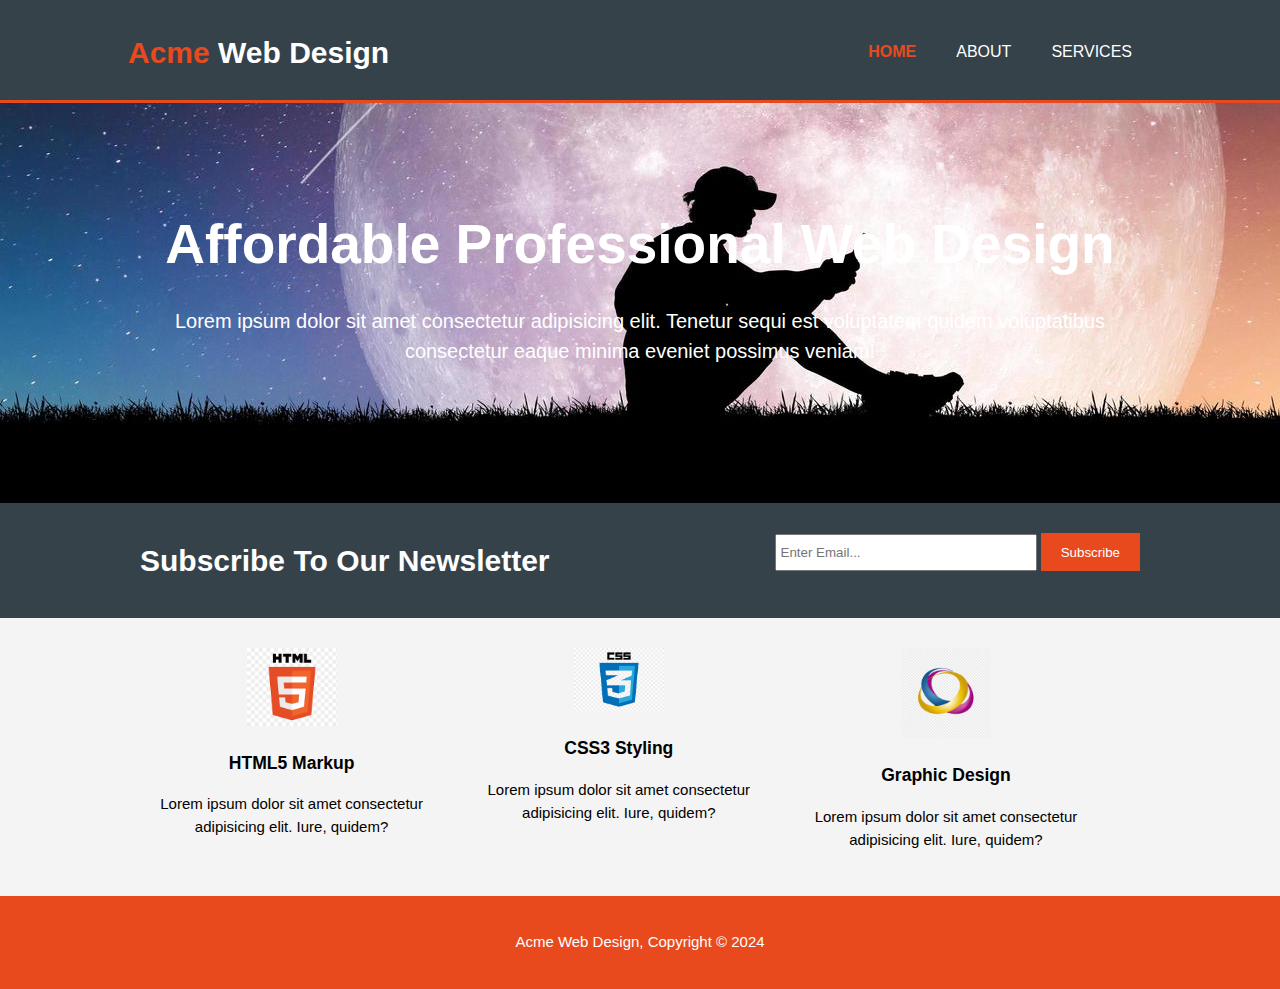
<file: Acme/index.html>
<!DOCTYPE html>
<html lang="en">
  <head>
    <meta charset="UTF-8" />
    <meta name="viewport" content="width=device-width, initial-scale=1.0" />
    <meta name="description" content="Affordable and professional web design" />
    <meta
      name="keywords"
      content="web design, affordable web design, professional web design"
    />
    <meta name="author" content="Brad Traversy" />
    <title>Acme web design | Welcome</title>
    <link rel="stylesheet" href="styles.css" />
  </head>
  <body>
    <header>
      <div class="container">
        <div id="branding">
          <h1><span class="highlight">Acme</span> Web Design</h1>
        </div>
        <nav>
          <ul>
            <li class ="current"><a href="index.html">Home</a></li>
            <li><a href="about.html">About</a></li>
            <li><a href="services.html">Services</a></li>
          </ul>
        </nav>
      </div>
    </header>

    <section id="showcase">
      <div class="container">
        <h1>Affordable Professional Web Design</h1>
        <p>
          Lorem ipsum dolor sit amet consectetur adipisicing elit. Tenetur sequi
          est voluptatem quidem voluptatibus consectetur eaque minima eveniet
          possimus veniam!
        </p>
      </div>
    </section>

    <section id="newsletter">
      <div class="container">
        <h1>Subscribe To Our Newsletter</h1>
        <form>
          <input type="email" placeholder="Enter Email..." />
          <button type="submit" class="button_1">Subscribe</button>
        </form>
      </div>
    </section>

    <section id="boxes">
      <div class="container">
        <div class="box">
          <img src="img/html_logo.png" alt="" />
          <h3>HTML5 Markup</h3>
          <p>
            Lorem ipsum dolor sit amet consectetur adipisicing elit. Iure,
            quidem?
          </p>
        </div>
        <div class="box">
          <img src="img/css_logo.png" alt="" />
          <h3>CSS3 Styling</h3>
          <p>
            Lorem ipsum dolor sit amet consectetur adipisicing elit. Iure,
            quidem?
          </p>
        </div>
        <div class="box">
          <img src="img/gd_logo.png" alt="" />
          <h3>Graphic Design</h3>
          <p>
            Lorem ipsum dolor sit amet consectetur adipisicing elit. Iure,
            quidem?
          </p>
        </div>
      </div>
    </section>

    <footer>
      <p>Acme Web Design, Copyright &copy; 2024</p>
    </footer>
  </body>
</html>
</file>
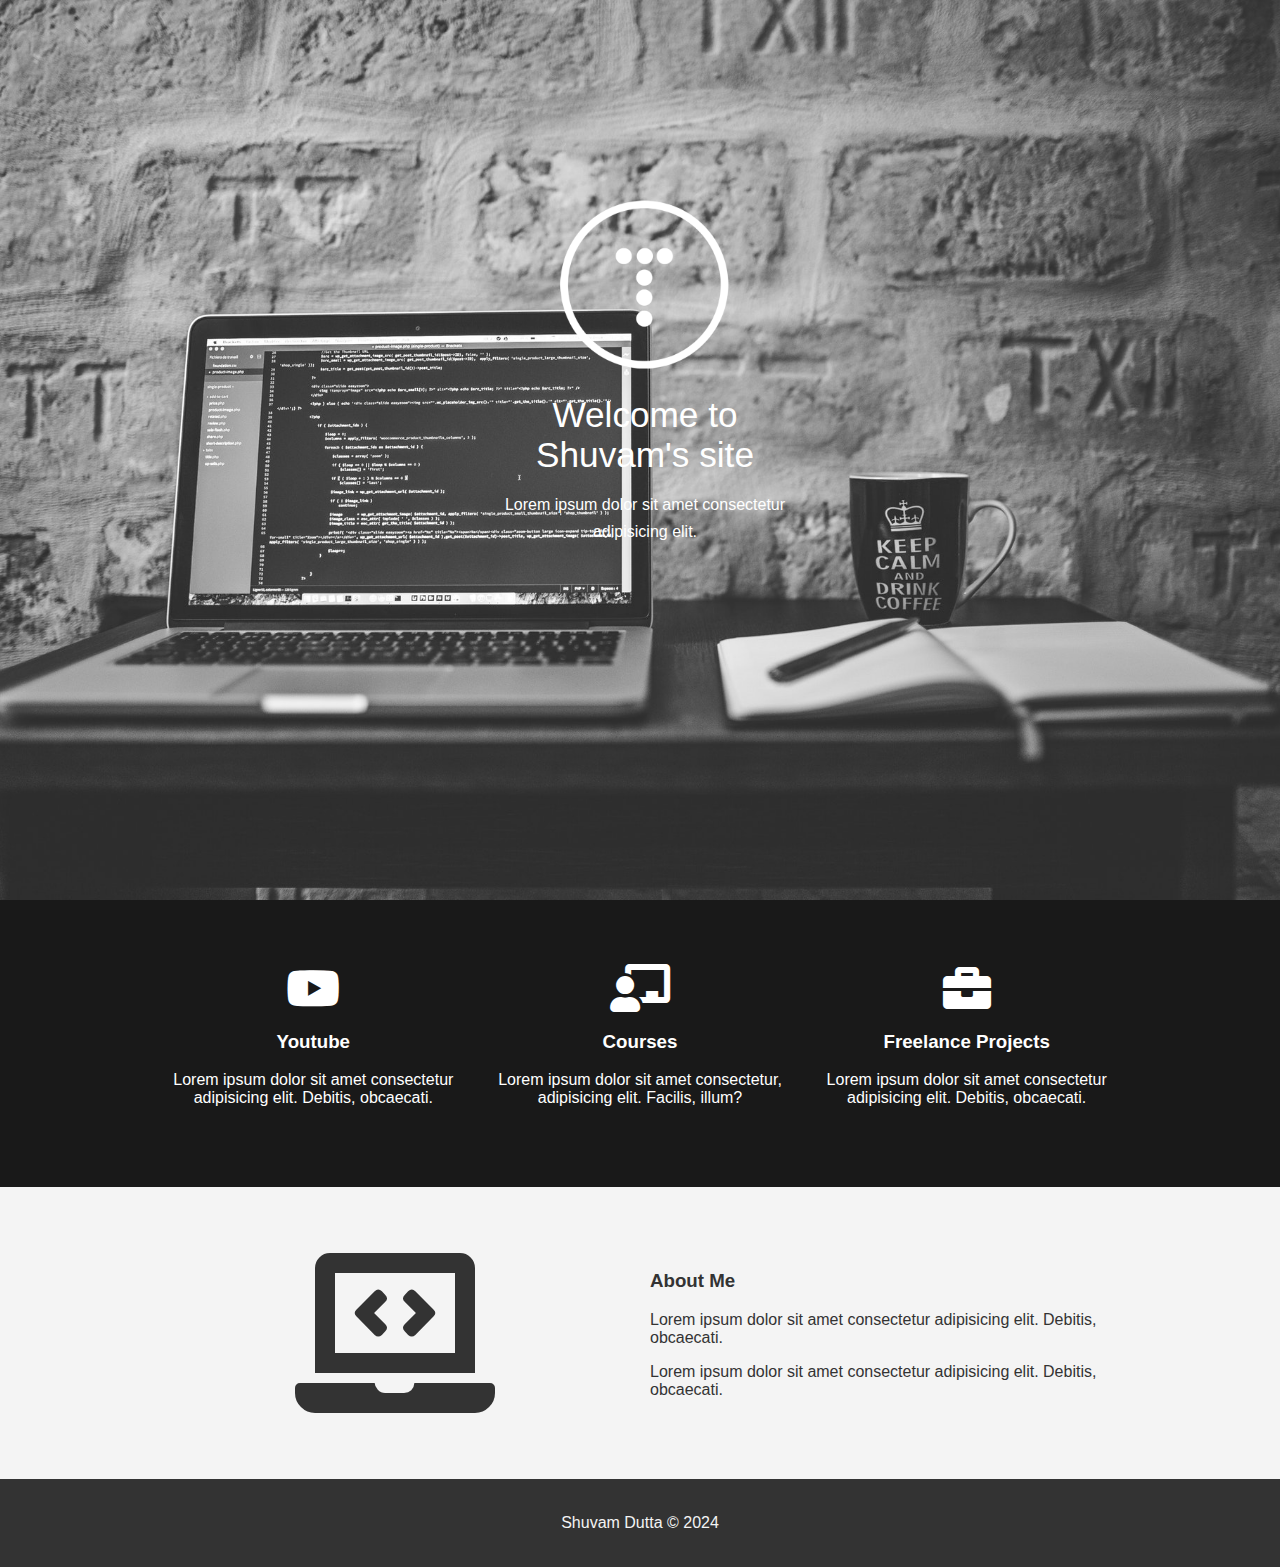
<file: BlurEf/index.html>
<!DOCTYPE html>
<html lang="en">
<head>
    <meta charset="UTF-8">
    <meta name="viewport" content="width=device-width, initial-scale=1.0">
    <meta http-equiv="X-UA-Compatible" content="ie=edge">
    <link rel="stylesheet" href="style.css">
    <link rel="stylesheet" href="https://cdnjs.cloudflare.com/ajax/libs/font-awesome/5.15.1/css/all.min.css">
    <title>Shuvam Dutta</title>
</head>
<body>
    <header class="showcase">
        
        <div class="content">
            <img src="logo (1).png" class="logo" alt="Shuvam Dutta">
            <div class="title">Welcome to Shuvam's site</div>
            <div class="text">Lorem ipsum dolor sit amet consectetur adipisicing elit. </div>
        </div>
    </header>
    <section class="services">
        <div class="container grid-3 center">
            <div>
                <i class="fab fa-youtube fa-3x"></i>
                <h3>Youtube</h3>
                <p>Lorem ipsum dolor sit amet consectetur adipisicing elit. Debitis, obcaecati.</p>
            </div>
            <div>
                <i class="fas fa-chalkboard-teacher fa-3x"></i>
                <h3>Courses</h3>
                <p>Lorem ipsum dolor sit amet consectetur, adipisicing elit. Facilis, illum?</p>
            </div>
            <div>
                <i class="fas fa-briefcase fa-3x"></i>
                <h3>Freelance Projects</h3>
                <p>Lorem ipsum dolor sit amet consectetur adipisicing elit. Debitis, obcaecati.</p>
            </div>
        </div>
    </section>
    <section class="about bg-light">
        <div class="container grid-2">
            <div class="center">
                <i class="fas fa-laptop-code fa-10x"></i>
            </div>
            <div>
                <h3>About Me</h3>
                <p>Lorem ipsum dolor sit amet consectetur adipisicing elit. Debitis, obcaecati.</p>
                <p>Lorem ipsum dolor sit amet consectetur adipisicing elit. Debitis, obcaecati.</p>
            </div>
        </div>
    </section>
    <footer class="center bg-dark">
        <p>Shuvam Dutta &copy; 2024</p>
    </footer>
</body>
</html>
</file>
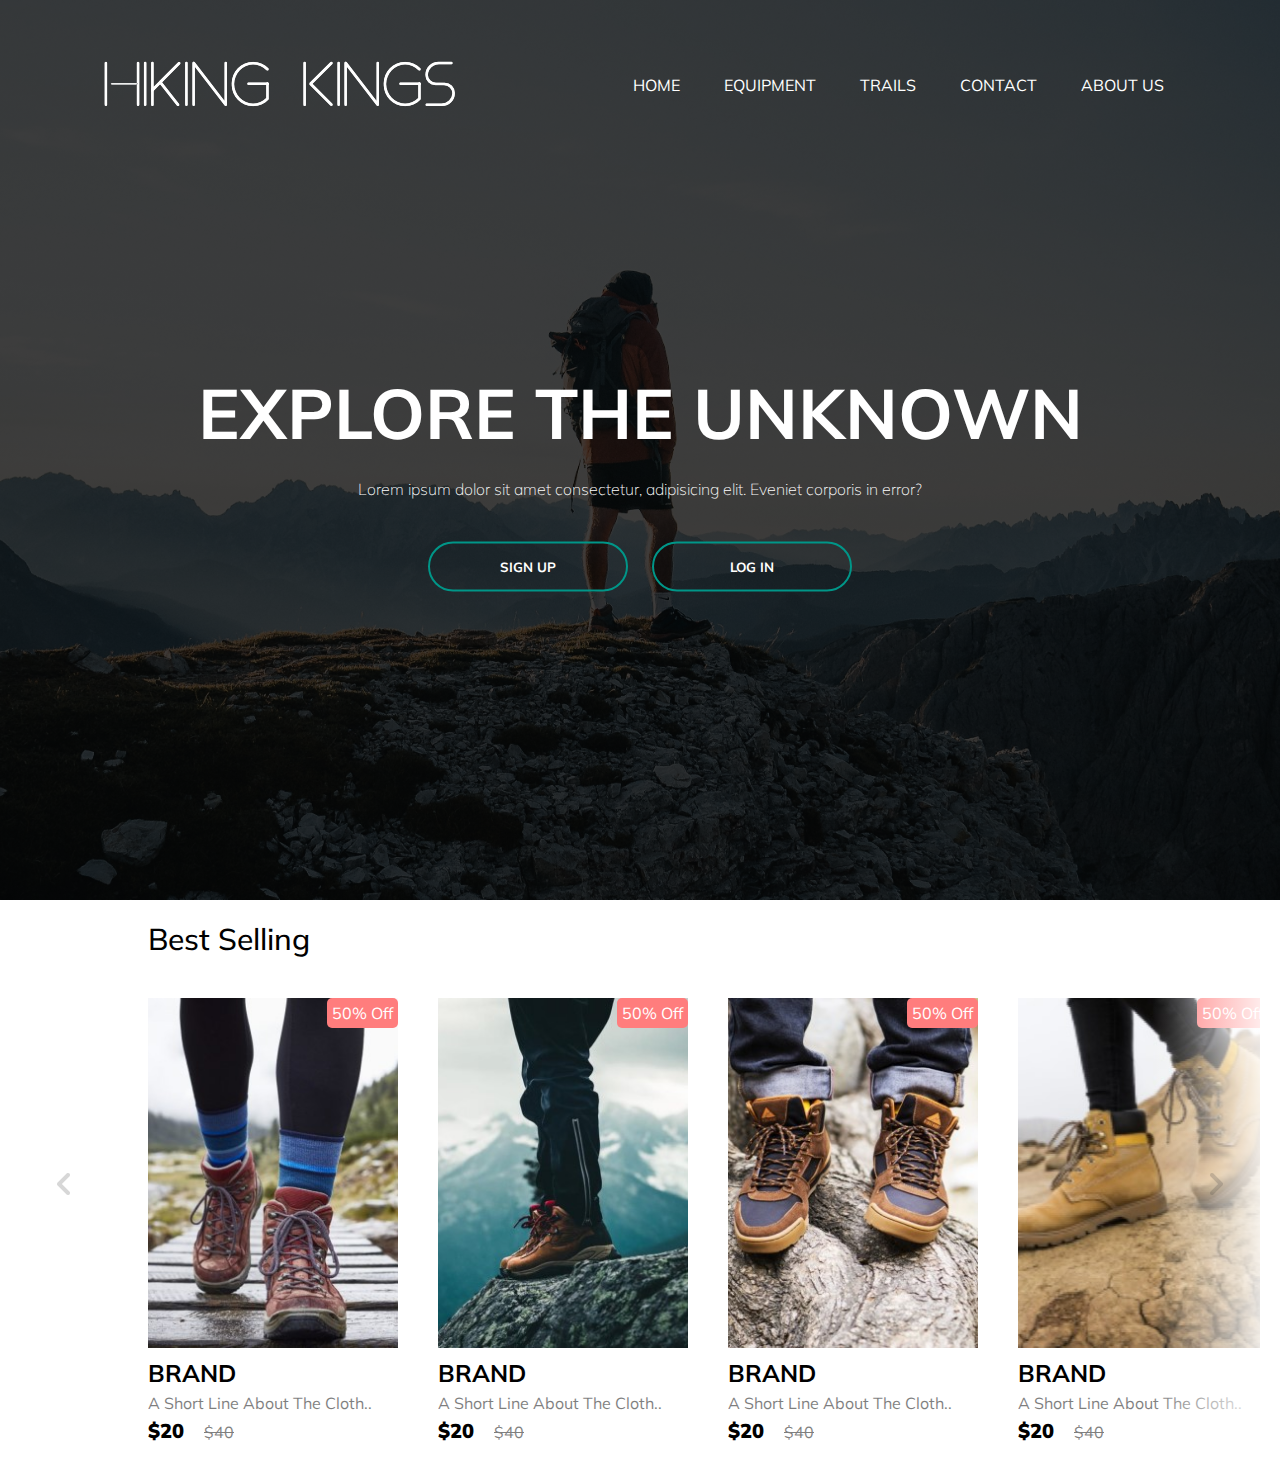
<file: Ecommerce Site/index.html>
<!DOCTYPE html>
<html lang="en">
<head>
    <meta charset="UTF-8">
    <meta http-equiv="X-UA-Compatible" content="IE=edge">
    <meta name="viewport" content="width=device-width, initial-scale=1.0">
    <link rel="preconnect" href="https://fonts.gstatic.com">
    <link href="https://fonts.googleapis.com/css2?family=Mulish:wght@300;900&display=swap" rel="stylesheet">

    <link rel="stylesheet" href="style.css">
    <title>Hiking Kings</title>
</head>

<body>
    <div class="banner">
        <div class="navbar">
            <img src="./images/logo.png" alt="" class="logo">
            <ul>
                <li><a href="#">Home</a></li>
                <li><a href="#">Equipment</a></li>
                <li><a href="#">Trails</a></li>
                <li><a href="#">Contact</a></li>
                <li><a href="#">About Us</a></li>
            </ul>
        </div>

        <div class="content">
            <h1>EXPLORE THE UNKNOWN</h1>
            <p>Lorem ipsum dolor sit amet consectetur, adipisicing elit. Eveniet corporis in error?</p>
            <div>
                <button class="signup-btn" type="button"><span class="cover"></span>SIGN UP</button>
                <button class="login-btn" type="button"><span class="cover"></span>LOG IN</button>
            </div>
        </div>
    </div>

    <section class="product"> 
        <h2 class="product-category">best selling</h2>
        <button class="pre-btn"><img src="images/arrow.png" alt=""></button>
        <button class="nxt-btn"><img src="images/arrow.png" alt=""></button>
        <div class="product-container">
            <div class="product-card">
                <div class="product-image">
                    <span class="discount-tag">50% off</span>
                    <img src="images/card1.jpg" class="product-thumb" alt="">
                    <button class="card-btn">add to wishlist</button>
                </div>
                <div class="product-info">
                    <h2 class="product-brand">brand</h2>
                    <p class="product-short-description">a short line about the cloth..</p>
                    <span class="price">$20</span><span class="actual-price">$40</span>
                </div>
            </div>
            <div class="product-card">
                <div class="product-image">
                    <span class="discount-tag">50% off</span>
                    <img src="images/card2.jpg" class="product-thumb" alt="">
                    <button class="card-btn">add to wishlist</button>
                </div>
                <div class="product-info">
                    <h2 class="product-brand">brand</h2>
                    <p class="product-short-description">a short line about the cloth..</p>
                    <span class="price">$20</span><span class="actual-price">$40</span>
                </div>
            </div>
            <div class="product-card">
                <div class="product-image">
                    <span class="discount-tag">50% off</span>
                    <img src="images/card3.jpg" class="product-thumb" alt="">
                    <button class="card-btn">add to wishlist</button>
                </div>
                <div class="product-info">
                    <h2 class="product-brand">brand</h2>
                    <p class="product-short-description">a short line about the cloth..</p>
                    <span class="price">$20</span><span class="actual-price">$40</span>
                </div>
            </div>
            <div class="product-card">
                <div class="product-image">
                    <span class="discount-tag">50% off</span>
                    <img src="images/card4.jpg" class="product-thumb" alt="">
                    <button class="card-btn">add to wishlist</button>
                </div>
                <div class="product-info">
                    <h2 class="product-brand">brand</h2>
                    <p class="product-short-description">a short line about the cloth..</p>
                    <span class="price">$20</span><span class="actual-price">$40</span>
                </div>
            </div>
            <div class="product-card">
                <div class="product-image">
                    <span class="discount-tag">50% off</span>
                    <img src="images/card5.jpg" class="product-thumb" alt="">
                    <button class="card-btn">add to wishlist</button>
                </div>
                <div class="product-info">
                    <h2 class="product-brand">brand</h2>
                    <p class="product-short-description">a short line about the cloth..</p>
                    <span class="price">$20</span><span class="actual-price">$40</span>
                </div>
            </div>
            <div class="product-card">
                <div class="product-image">
                    <span class="discount-tag">50% off</span>
                    <img src="images/card6.jpg" class="product-thumb" alt="">
                    <button class="card-btn">add to wishlist</button>
                </div>
                <div class="product-info">
                    <h2 class="product-brand">brand</h2>
                    <p class="product-short-description">a short line about the cloth..</p>
                    <span class="price">$20</span><span class="actual-price">$40</span>
                </div>
            </div>
            <div class="product-card">
                <div class="product-image">
                    <span class="discount-tag">50% off</span>
                    <img src="images/card7.jpg" class="product-thumb" alt="">
                    <button class="card-btn">add to wishlist</button>
                </div>
                <div class="product-info">
                    <h2 class="product-brand">brand</h2>
                    <p class="product-short-description">a short line about the cloth..</p>
                    <span class="price">$20</span><span class="actual-price">$40</span>
                </div>
            </div>
            <div class="product-card">
                <div class="product-image">
                    <span class="discount-tag">50% off</span>
                    <img src="images/card8.jpg" class="product-thumb" alt="">
                    <button class="card-btn">add to wishlist</button>
                </div>
                <div class="product-info">
                    <h2 class="product-brand">brand</h2>
                    <p class="product-short-description">a short line about the cloth..</p>
                    <span class="price">$20</span><span class="actual-price">$40</span>
                </div>
            </div>
            <div class="product-card">
                <div class="product-image">
                    <span class="discount-tag">50% off</span>
                    <img src="images/card9.jpg" class="product-thumb" alt="">
                    <button class="card-btn">add to wishlist</button>
                </div>
                <div class="product-info">
                    <h2 class="product-brand">brand</h2>
                    <p class="product-short-description">a short line about the cloth..</p>
                    <span class="price">$20</span><span class="actual-price">$40</span>
                </div>
            </div>
            <div class="product-card">
                <div class="product-image">
                    <span class="discount-tag">50% off</span>
                    <img src="images/card10.jpg" class="product-thumb" alt="">
                    <button class="card-btn">add to wishlist</button>
                </div>
                <div class="product-info">
                    <h2 class="product-brand">brand</h2>
                    <p class="product-short-description">a short line about the cloth..</p>
                    <span class="price">$20</span><span class="actual-price">$40</span>
                </div>
            </div>
        </div>
    </section>
    
    <script src="script.js"></script>
</body>
</html>
</file>
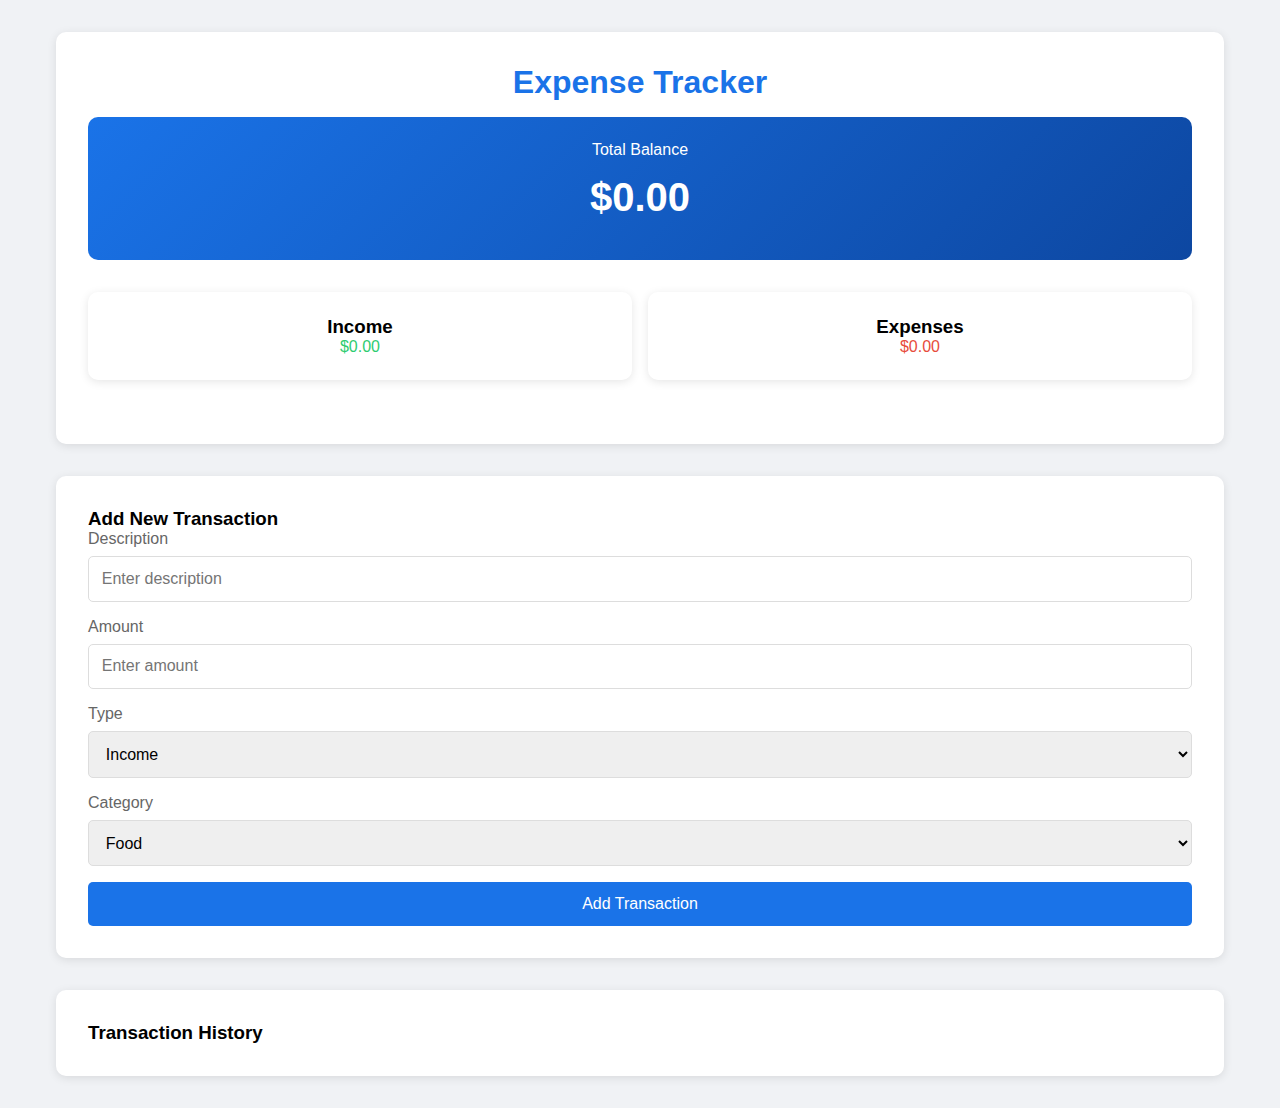
<file: Expense Tracker/index.html>
<!DOCTYPE html>
<html lang="en">
<head>
    <meta charset="UTF-8">
    <meta name="viewport" content="width=device-width, initial-scale=1.0">
    <title>Expense Tracker</title>
    <link rel="stylesheet" href="https://cdnjs.cloudflare.com/ajax/libs/font-awesome/6.4.0/css/all.min.css">
    <style>
        * {
            margin: 0;
            padding: 0;
            box-sizing: border-box;
            font-family: 'Segoe UI', Tahoma, Geneva, Verdana, sans-serif;
        }

        body {
            background: #f0f2f5;
            min-height: 100vh;
        }

        .container {
            max-width: 1200px;
            margin: 2rem auto;
            padding: 0 1rem;
        }

        .header {
            background: #fff;
            padding: 2rem;
            border-radius: 10px;
            box-shadow: 0 2px 10px rgba(0,0,0,0.1);
            margin-bottom: 2rem;
        }

        .header h1 {
            color: #1a73e8;
            text-align: center;
            margin-bottom: 1rem;
        }

        .balance-card {
            background: linear-gradient(135deg, #1a73e8, #0d47a1);
            color: white;
            padding: 1.5rem;
            border-radius: 10px;
            text-align: center;
        }

        .balance-card h2 {
            font-size: 2.5rem;
            margin: 1rem 0;
        }

        .summary {
            display: grid;
            grid-template-columns: repeat(auto-fit, minmax(250px, 1fr));
            gap: 1rem;
            margin: 2rem 0;
        }

        .summary-card {
            background: white;
            padding: 1.5rem;
            border-radius: 10px;
            box-shadow: 0 2px 10px rgba(0,0,0,0.1);
            text-align: center;
        }

        .income {
            color: #2ecc71;
        }

        .expense {
            color: #e74c3c;
        }

        .add-transaction {
            background: white;
            padding: 2rem;
            border-radius: 10px;
            box-shadow: 0 2px 10px rgba(0,0,0,0.1);
            margin-bottom: 2rem;
        }

        .form-control {
            margin-bottom: 1rem;
        }

        .form-control label {
            display: block;
            margin-bottom: 0.5rem;
            color: #666;
        }

        .form-control input, .form-control select {
            width: 100%;
            padding: 0.8rem;
            border: 1px solid #ddd;
            border-radius: 5px;
            font-size: 1rem;
        }

        .btn {
            background: #1a73e8;
            color: white;
            padding: 0.8rem 1.5rem;
            border: none;
            border-radius: 5px;
            cursor: pointer;
            font-size: 1rem;
            width: 100%;
            transition: background 0.3s ease;
        }

        .btn:hover {
            background: #0d47a1;
        }

        .transactions {
            background: white;
            padding: 2rem;
            border-radius: 10px;
            box-shadow: 0 2px 10px rgba(0,0,0,0.1);
        }

        .transaction-list {
            list-style: none;
        }

        .transaction-item {
            display: flex;
            justify-content: space-between;
            align-items: center;
            padding: 1rem;
            border-bottom: 1px solid #eee;
            transition: background 0.3s ease;
        }

        .transaction-item:hover {
            background: #f8f9fa;
        }

        .transaction-item .delete-btn {
            color: #e74c3c;
            cursor: pointer;
            padding: 0.5rem;
        }

        .transaction-info {
            display: flex;
            align-items: center;
            gap: 1rem;
        }

        .category-icon {
            width: 40px;
            height: 40px;
            background: #f0f2f5;
            border-radius: 50%;
            display: flex;
            align-items: center;
            justify-content: center;
            color: #1a73e8;
        }

        @media (max-width: 768px) {
            .container {
                margin: 1rem auto;
            }

            .header {
                padding: 1rem;
            }

            .balance-card h2 {
                font-size: 2rem;
            }
        }
    </style>
</head>
<body>
    <div class="container">
        <div class="header">
            <h1>Expense Tracker</h1>
            <div class="balance-card">
                <p>Total Balance</p>
                <h2 id="balance">$0.00</h2>
            </div>
            <div class="summary">
                <div class="summary-card">
                    <h3>Income</h3>
                    <p class="income" id="income">$0.00</p>
                </div>
                <div class="summary-card">
                    <h3>Expenses</h3>
                    <p class="expense" id="expense">$0.00</p>
                </div>
            </div>
        </div>

        <div class="add-transaction">
            <h3>Add New Transaction</h3>
            <form id="transaction-form">
                <div class="form-control">
                    <label for="description">Description</label>
                    <input type="text" id="description" placeholder="Enter description" required>
                </div>
                <div class="form-control">
                    <label for="amount">Amount</label>
                    <input type="number" id="amount" placeholder="Enter amount" required>
                </div>
                <div class="form-control">
                    <label for="type">Type</label>
                    <select id="type" required>
                        <option value="income">Income</option>
                        <option value="expense">Expense</option>
                    </select>
                </div>
                <div class="form-control">
                    <label for="category">Category</label>
                    <select id="category" required>
                        <option value="food">Food</option>
                        <option value="transportation">Transportation</option>
                        <option value="entertainment">Entertainment</option>
                        <option value="shopping">Shopping</option>
                        <option value="utilities">Utilities</option>
                        <option value="salary">Salary</option>
                        <option value="other">Other</option>
                    </select>
                </div>
                <button type="submit" class="btn">Add Transaction</button>
            </form>
        </div>

        <div class="transactions">
            <h3>Transaction History</h3>
            <ul class="transaction-list" id="transaction-list">
                <!-- Transactions will be added here dynamically -->
            </ul>
        </div>
    </div>

    <script>
        let transactions = JSON.parse(localStorage.getItem('transactions')) || [];

        function updateLocalStorage() {
            localStorage.setItem('transactions', JSON.stringify(transactions));
        }

        function getCategoryIcon(category) {
            const icons = {
                food: 'fas fa-utensils',
                transportation: 'fas fa-car',
                entertainment: 'fas fa-film',
                shopping: 'fas fa-shopping-bag',
                utilities: 'fas fa-home',
                salary: 'fas fa-money-bill-wave',
                other: 'fas fa-box'
            };
            return icons[category] || icons.other;
        }

        function formatAmount(amount) {
            return new Intl.NumberFormat('en-US', {
                style: 'currency',
                currency: 'USD'
            }).format(amount);
        }

        function updateBalance() {
            const balance = transactions.reduce((acc, transaction) => {
                return transaction.type === 'income' 
                    ? acc + transaction.amount 
                    : acc - transaction.amount;
            }, 0);

            const income = transactions
                .filter(t => t.type === 'income')
                .reduce((acc, t) => acc + t.amount, 0);

            const expense = transactions
                .filter(t => t.type === 'expense')
                .reduce((acc, t) => acc + t.amount, 0);

            document.getElementById('balance').textContent = formatAmount(balance);
            document.getElementById('income').textContent = formatAmount(income);
            document.getElementById('expense').textContent = formatAmount(expense);
        }

        function addTransactionToDOM(transaction) {
            const li = document.createElement('li');
            li.className = 'transaction-item';
            
            const sign = transaction.type === 'income' ? '+' : '-';
            const amountClass = transaction.type === 'income' ? 'income' : 'expense';

            li.innerHTML = `
                <div class="transaction-info">
                    <div class="category-icon">
                        <i class="${getCategoryIcon(transaction.category)}"></i>
                    </div>
                    <div>
                        <p>${transaction.description}</p>
                        <small>${transaction.category}</small>
                    </div>
                </div>
                <div class="transaction-amount">
                    <span class="${amountClass}">${sign}${formatAmount(transaction.amount)}</span>
                    <i class="fas fa-trash delete-btn" onclick="removeTransaction(${transaction.id})"></i>
                </div>
            `;

            document.getElementById('transaction-list').appendChild(li);
        }

        function removeTransaction(id) {
            transactions = transactions.filter(transaction => transaction.id !== id);
            updateLocalStorage();
            init();
        }

        function addTransaction(e) {
            e.preventDefault();

            const description = document.getElementById('description').value;
            const amount = +document.getElementById('amount').value;
            const type = document.getElementById('type').value;
            const category = document.getElementById('category').value;

            const transaction = {
                id: Date.now(),
                description,
                amount,
                type,
                category
            };

            transactions.push(transaction);
            updateLocalStorage();
            addTransactionToDOM(transaction);
            updateBalance();

            // Reset form
            e.target.reset();
        }

        function init() {
            document.getElementById('transaction-list').innerHTML = '';
            transactions.forEach(addTransactionToDOM);
            updateBalance();
        }

        document.getElementById('transaction-form').addEventListener('submit', addTransaction);

        init();
    </script>
</body>
</html>
</file>
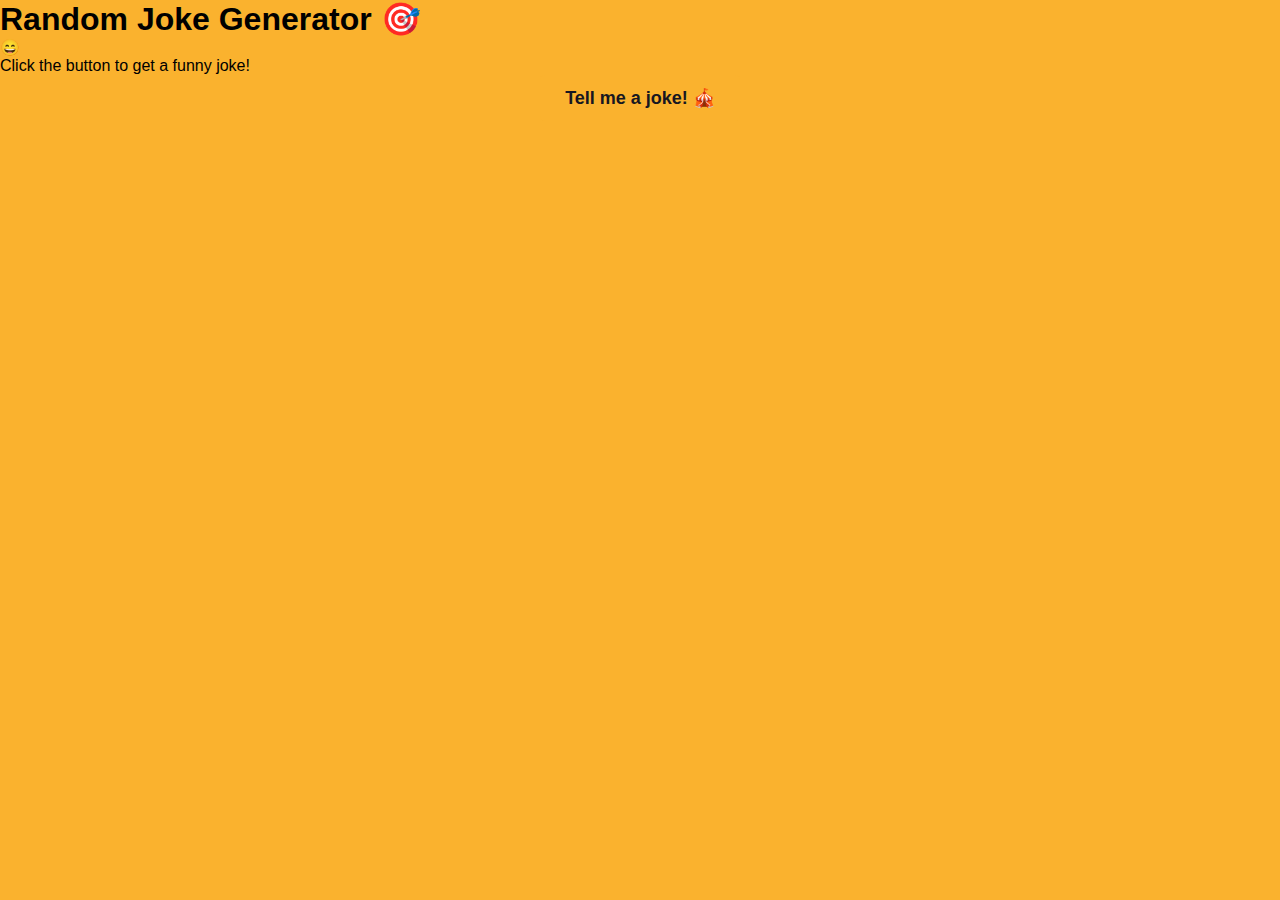
<file: Random Joke Generator/index.html>
<!DOCTYPE html>
<html lang="en">
<head>
    <meta charset="UTF-8">
    <meta name="viewport" content="width=device-width, initial-scale=1.0">
    <title>Random Joke Generator 😄</title>
    <link rel="stylesheet" href="style.css">
</head>
<body>
    <div class="container">
        <h1>Random Joke Generator 🎯</h1>
        <div class="emoji">😄</div>
        <div class="joke-text">Click the button to get a funny joke!</div>
        <button onclick="getJoke()">Tell me a joke! 🎪</button>
    </div>
    <script src="script.js"></script>
</body>
</html>
</file>
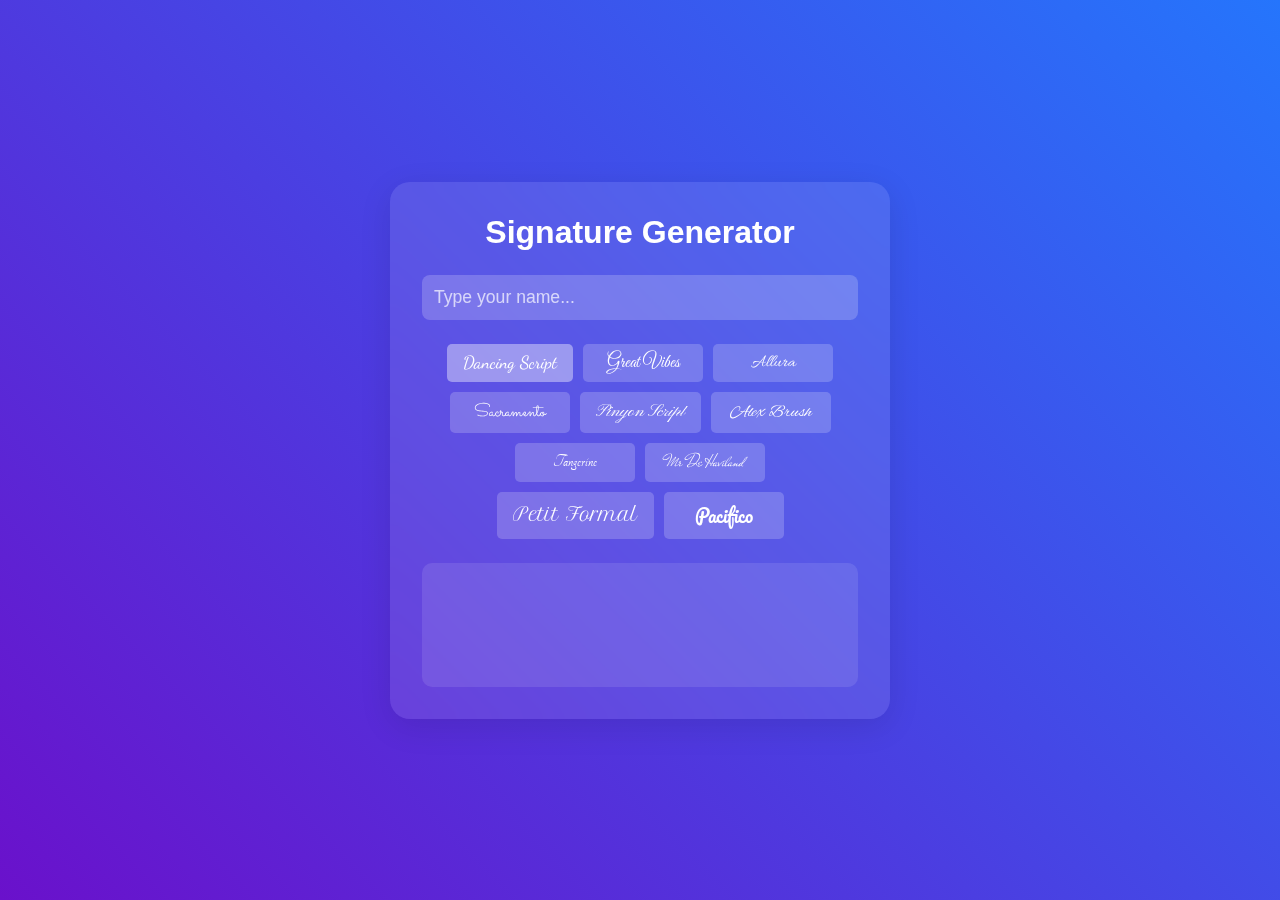
<file: Signature/index.html>
<!DOCTYPE html>
<html lang="en">
<head>
    <meta charset="UTF-8">
    <meta name="viewport" content="width=device-width, initial-scale=1.0">
    <title>Simple Signature Generator</title>
    <link href="https://fonts.googleapis.com/css2?family=Dancing+Script&family=Great+Vibes&family=Pacifico&family=Sacramento&family=Allura&family=Petit+Formal+Script&family=Tangerine&family=Alex+Brush&family=Pinyon+Script&family=Mr+De+Haviland&display=swap" rel="stylesheet">
    <link rel="stylesheet" href="styles.css">
</head>
<body>
    <div class="container">
        <h1>Signature Generator</h1>
        <div class="input-box">
            <input type="text" id="nameInput" placeholder="Type your name...">
        </div>
        <div class="font-selector">
            <button class="font-btn active" data-font="Dancing Script">Dancing Script</button>
            <button class="font-btn" data-font="Great Vibes">Great Vibes</button>
            <button class="font-btn" data-font="Allura">Allura</button>
            <button class="font-btn" data-font="Sacramento">Sacramento</button>
            <button class="font-btn" data-font="Pinyon Script">Pinyon Script</button>
            <button class="font-btn" data-font="Alex Brush">Alex Brush</button>
            <button class="font-btn" data-font="Tangerine">Tangerine</button>
            <button class="font-btn" data-font="Mr De Haviland">Mr De Haviland</button>
            <button class="font-btn" data-font="Petit Formal Script">Petit Formal</button>
            <button class="font-btn" data-font="Pacifico">Pacifico</button>
        </div>
        <div class="signature-box">
            <div id="signature"></div>
            <button id="copyBtn">Copy</button>
        </div>
        <div id="copyMessage">Copied!</div>
    </div>
    <script src="script.js"></script>
</body>
</html>
</file>
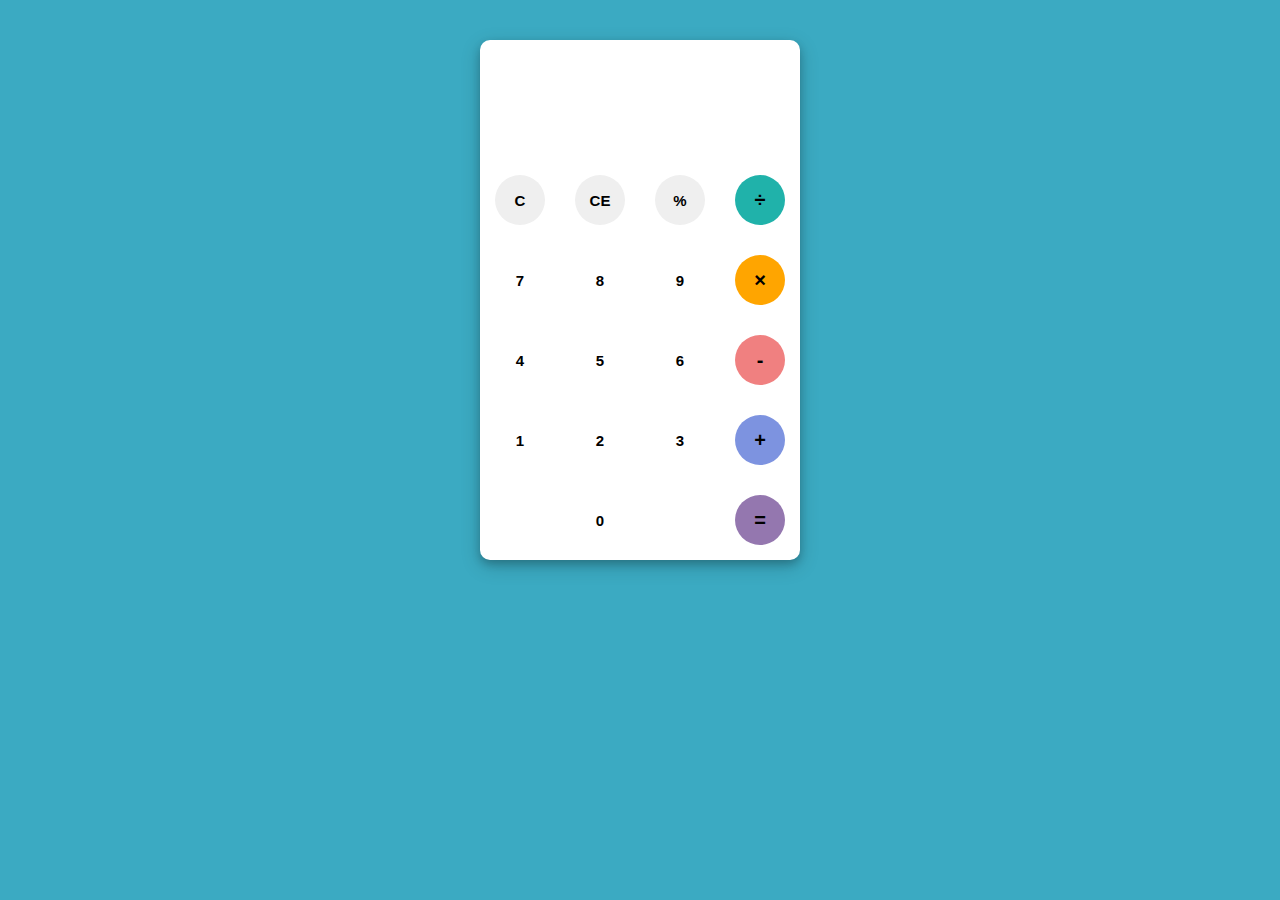
<file: Simple Calculator/index.html>
<!DOCTYPE html>
<html lang="en">
<head>
    <meta charset="UTF-8">
    <meta name="viewport" content="width=device-width, initial-scale=1.0">
    <link rel="stylesheet" href="style.css">
    <link rel="preconnect" href="https://fonts.googleapis.com">
    <title>Calculator</title>
</head>
<body>
    <div class="container">
        <div class="calculator">
            <div class="result">
                <div class="history">
                    <p id="history-value"></p>
                </div>
                <div class="output">
                    <p id="output-value"></p>
                </div>
            </div>
            <div class="keyboard">
                <button class="operator" id="clear">C</button>
                <button class="operator" id="backspace">CE</button>
                <button class="operator" id="%">%</button>
                <button class="operator" id="/">&#247;</button>
                <button class="number" id="7">7</button>
                <button class="number" id="8">8</button>
                <button class="number" id="9">9</button>
                <button class="operator" id="*">&times;</button>
                <button class="number" id="4">4</button>
                <button class="number" id="5">5</button>
                <button class="number" id="6">6</button>
                <button class="operator" id="-">-</button>
                <button class="number" id="1">1</button>
                <button class="number" id="2">2</button>
                <button class="number" id="3">3</button>
                <button class="operator" id="+">+</button>
                <button class="empty" id="empty"></button>
                <button class="number" id="0">0</button>
                <button class="empty" id="empty"></button>
                <button class="operator" id="=">=</button>
            </div>
        </div>
    </div>
    <script src="app.js"></script>
</body>
</html>
</file>
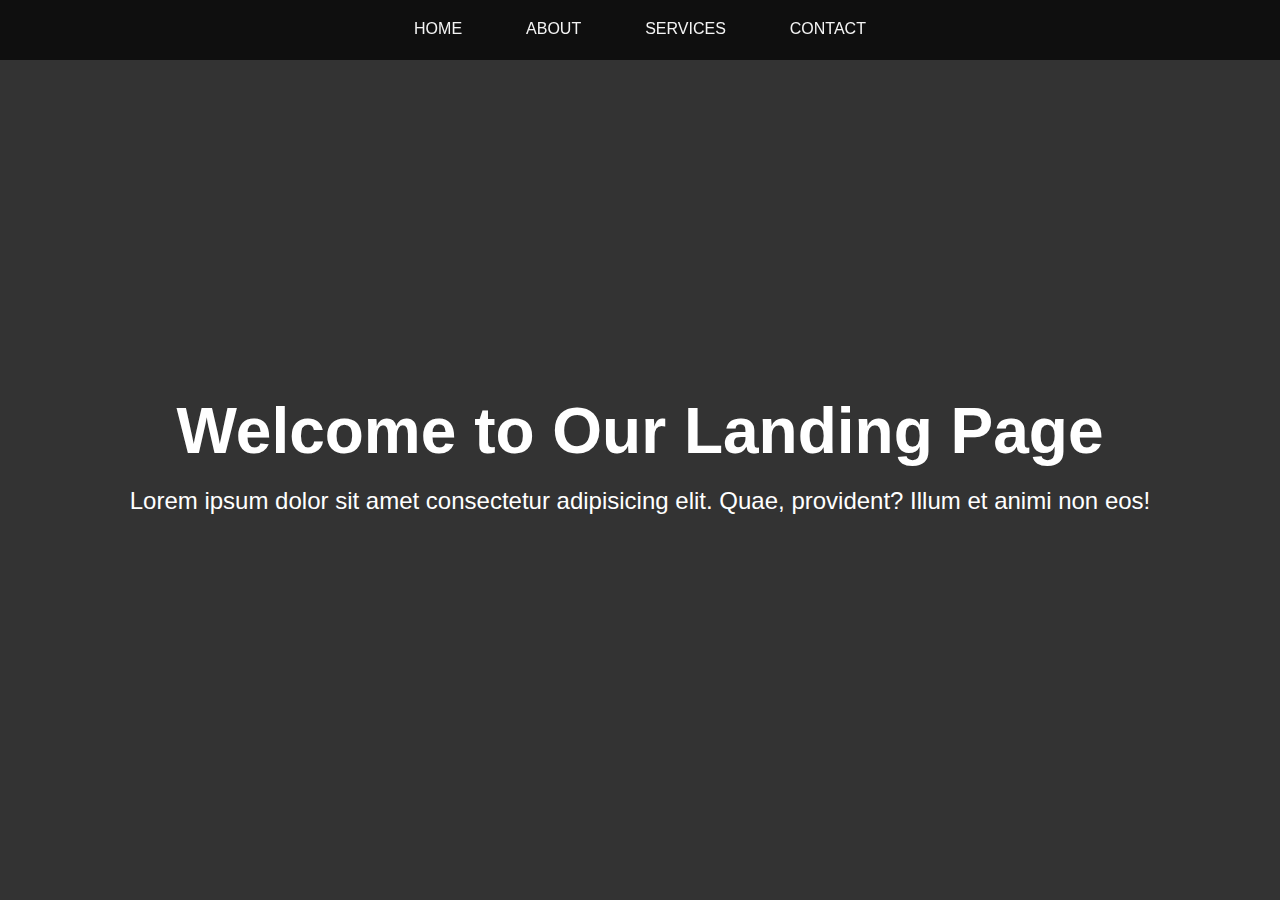
<file: Smoothscroll/index.html>
<!DOCTYPE html>
<html lang="en">
<head>
    <meta charset="UTF-8">
    <meta name="viewport" content="width=device-width, initial-scale=1.0">
    <title>Smooth Scroll Landing Page</title>
    <link rel="stylesheet" href="style.css">
</head>
<body>
    <div class="container">
        <nav class="navbar">
            <ul>
                <li><a href="#home">Home</a></li>
                <li><a href="#about">About</a></li>
                <li><a href="#services">Services</a></li>
                <li><a href="#contact">Contact</a></li>
            </ul>
        </nav>

        <section id="home">
            <h1>Welcome to Our Landing Page</h1>
            <p>Lorem ipsum dolor sit amet consectetur adipisicing elit. Quae, provident? Illum et animi non eos!</p>
        </section>

        <section id="about">
            <h1>About Us</h1>
            <p>Lorem ipsum dolor sit amet consectetur adipisicing elit. Quae, provident? Illum et animi non eos!</p>
        </section>

        <section id="services">
            <h1>Our Services</h1>
            <p>Lorem ipsum dolor sit amet consectetur adipisicing elit. Quae, provident? Illum et animi non eos!</p>
        </section>

        <section id="contact">
            <h1>Contact Us</h1>
            <p>Lorem ipsum dolor sit amet consectetur adipisicing elit. Quae, provident? Illum et animi non eos!</p>
        </section>
    </div>
    
</body>
</html>
</file>
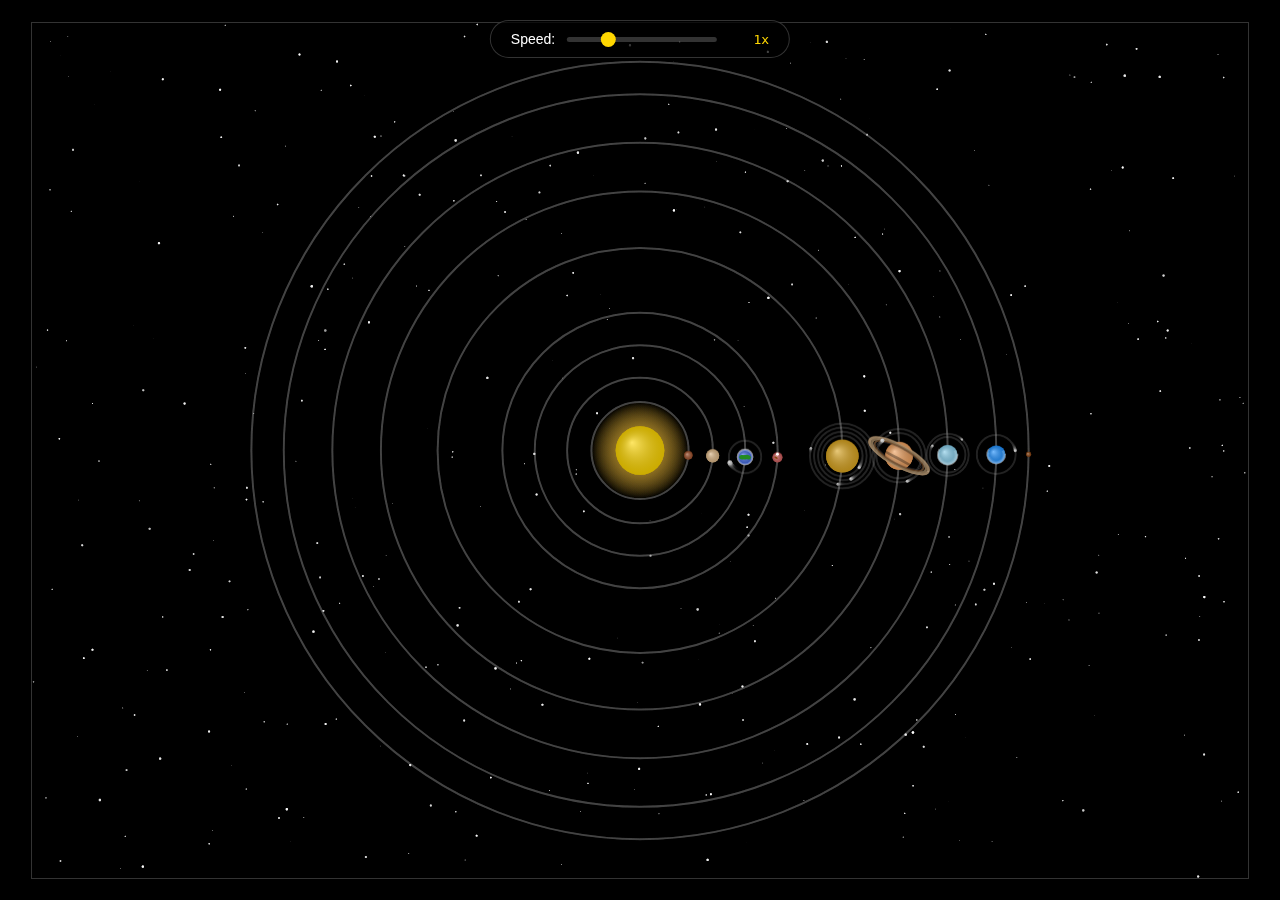
<file: Solar System/index.html>
<!DOCTYPE html>
<html lang="en">
<head>
    <meta charset="UTF-8">
    <meta name="viewport" content="width=device-width, initial-scale=1.0">
    <title>Solar System Simulation</title>
    <style>
        body {
            margin: 0;
            overflow: hidden;
            background: #000;
            display: flex;
            justify-content: center;
            align-items: center;
            min-height: 100vh;
        }

        canvas {
            border: 1px solid #333;
        }

        .controls {
            position: fixed;
            top: 20px;
            left: 50%;
            transform: translateX(-50%);
            background: rgba(0, 0, 0, 0.7);
            padding: 10px 20px;
            border-radius: 20px;
            border: 1px solid rgba(255, 255, 255, 0.2);
            display: flex;
            align-items: center;
            gap: 10px;
            z-index: 1000;
        }

        .speed-label {
            color: #fff;
            font-family: Arial, sans-serif;
            font-size: 14px;
        }

        .speed-slider {
            -webkit-appearance: none;
            appearance: none;
            width: 150px;
            height: 5px;
            background: rgba(255, 255, 255, 0.2);
            border-radius: 5px;
            outline: none;
        }

        .speed-slider::-webkit-slider-thumb {
            -webkit-appearance: none;
            appearance: none;
            width: 15px;
            height: 15px;
            background: #FFD700;
            border-radius: 50%;
            cursor: pointer;
            transition: all 0.2s ease;
        }

        .speed-slider::-webkit-slider-thumb:hover {
            background: #FFF;
            box-shadow: 0 0 10px #FFD700;
        }

        .speed-value {
            color: #FFD700;
            font-family: monospace;
            min-width: 40px;
            text-align: right;
        }
    </style>
</head>
<body>
    <canvas id="solarSystem"></canvas>
    <div class="controls">
        <span class="speed-label">Speed:</span>
        <input type="range" min="0" max="200" value="50" class="speed-slider" id="speedControl">
        <span class="speed-value" id="speedValue">1x</span>
    </div>
    <script>
        const canvas = document.getElementById('solarSystem');
        const ctx = canvas.getContext('2d');

        // Set canvas size
        canvas.width = window.innerWidth * 0.95;
        canvas.height = window.innerHeight * 0.95;

        // Constants for the simulation
        const SUN_RADIUS = 30;
        const ORBIT_SPEED_MULTIPLIER = 0.5;
        let SPEED_MULTIPLIER = 1;
        
        // Planet data with realistic relative sizes and speeds
        const planets = [
            { name: 'Mercury', radius: 5, distance: 60, speed: 4.74 * ORBIT_SPEED_MULTIPLIER, color: '#A0522D', angle: 0 },
            { name: 'Venus', radius: 8, distance: 90, speed: 3.50 * ORBIT_SPEED_MULTIPLIER, color: '#DEB887', angle: 0 },
            { name: 'Earth', radius: 9, distance: 130, speed: 2.98 * ORBIT_SPEED_MULTIPLIER, color: '#4169E1', angle: 0 },
            { name: 'Mars', radius: 6, distance: 170, speed: 2.41 * ORBIT_SPEED_MULTIPLIER, color: '#CD5C5C', angle: 0 },
            { name: 'Jupiter', radius: 20, distance: 250, speed: 1.31 * ORBIT_SPEED_MULTIPLIER, color: '#DAA520', angle: 0 },
            { name: 'Saturn', radius: 17, distance: 320, speed: 0.97 * ORBIT_SPEED_MULTIPLIER, color: '#F4A460', angle: 0 },
            { name: 'Uranus', radius: 12, distance: 380, speed: 0.68 * ORBIT_SPEED_MULTIPLIER, color: '#87CEEB', angle: 0 },
            { name: 'Neptune', radius: 11, distance: 440, speed: 0.54 * ORBIT_SPEED_MULTIPLIER, color: '#1E90FF', angle: 0 },
            { name: 'Pluto', radius: 3, distance: 480, speed: 0.47 * ORBIT_SPEED_MULTIPLIER, color: '#8B4513', angle: 0 }
        ];

        // Moon data
        const moon = {
            radius: 3,
            distance: 20,
            speed: 13.0 * ORBIT_SPEED_MULTIPLIER,
            color: '#D3D3D3',
            angle: 0
        };

        // Planetary moons data
        const planetaryMoons = {
            Jupiter: [
                { radius: 2, distance: 25, speed: 9.0 * ORBIT_SPEED_MULTIPLIER, color: '#D3D3D3' },
                { radius: 2.2, distance: 30, speed: 7.0 * ORBIT_SPEED_MULTIPLIER, color: '#C0C0C0' },
                { radius: 1.8, distance: 35, speed: 5.0 * ORBIT_SPEED_MULTIPLIER, color: '#A9A9A9' },
                { radius: 1.5, distance: 40, speed: 4.0 * ORBIT_SPEED_MULTIPLIER, color: '#B8B8B8' }
            ],
            Saturn: [
                { radius: 2.5, distance: 28, speed: 8.0 * ORBIT_SPEED_MULTIPLIER, color: '#E8E8E8' },
                { radius: 1.8, distance: 33, speed: 6.0 * ORBIT_SPEED_MULTIPLIER, color: '#D3D3D3' }
            ],
            Uranus: [
                { radius: 1.5, distance: 22, speed: 7.0 * ORBIT_SPEED_MULTIPLIER, color: '#C0C0C0' },
                { radius: 1.3, distance: 26, speed: 5.5 * ORBIT_SPEED_MULTIPLIER, color: '#B8B8B8' }
            ],
            Neptune: [
                { radius: 1.8, distance: 24, speed: 8.0 * ORBIT_SPEED_MULTIPLIER, color: '#D3D3D3' }
            ]
        };

        // Create stars
        const stars = Array(400).fill().map(() => ({
            x: Math.random() * canvas.width,
            y: Math.random() * canvas.height,
            radius: Math.random() * 1.2,
            opacity: 0.5 + Math.random() * 0.5,
            twinkleSpeed: 0.02 + Math.random() * 0.05
        }));

        function drawBackground() {
            // Draw stars with twinkling effect
            stars.forEach(star => {
                star.opacity += Math.sin(Date.now() * star.twinkleSpeed) * 0.1;
                star.opacity = Math.max(0.3, Math.min(1, star.opacity));
                
                ctx.beginPath();
                ctx.arc(star.x, star.y, star.radius, 0, Math.PI * 2);
                ctx.fillStyle = `rgba(255, 255, 255, ${star.opacity})`;
                ctx.fill();
            });
        }

        function drawOrbit(distance) {
            ctx.beginPath();
            ctx.arc(canvas.width / 2, canvas.height / 2, distance, 0, Math.PI * 2);
            ctx.strokeStyle = 'rgba(255, 255, 255, 0.1)';
            ctx.stroke();
        }

        function drawCelestialBody(x, y, radius, color) {
            ctx.beginPath();
            ctx.arc(x, y, radius, 0, Math.PI * 2);
            ctx.fillStyle = color;
            ctx.fill();
            
            // Add simple shading
            const gradient = ctx.createRadialGradient(x - radius/3, y - radius/3, 0, x, y, radius);
            gradient.addColorStop(0, 'rgba(255, 255, 255, 0.4)');
            gradient.addColorStop(1, 'rgba(0, 0, 0, 0.2)');
            ctx.fillStyle = gradient;
            ctx.fill();
        }

        function drawPlanetDetails(x, y, planet) {
            // Base planet
            drawCelestialBody(x, y, planet.radius, planet.color);
            
            switch(planet.name) {
                case 'Saturn':
                    // Draw Saturn's rings
                    ctx.save();
                    ctx.translate(x, y);
                    ctx.rotate(0.5);
                    
                    // Define ring segments with different characteristics
                    const ringSegments = [
                        { radius: 2.4, width: 0.2, color: '#A88C6A', opacity: 0.7 },
                        { radius: 2.2, width: 0.15, color: '#8B7355', opacity: 0.8 },
                        { radius: 2.0, width: 0.1, color: '#6B4423', opacity: 0.6 },
                        { radius: 1.8, width: 0.05, color: '#463E3F', opacity: 0.4 }
                    ];

                    // Draw ring shadow on planet
                    ctx.beginPath();
                    ctx.ellipse(0, planet.radius * 0.2, planet.radius * 1.8, planet.radius * 0.1, 0, 0, Math.PI * 2);
                    ctx.fillStyle = 'rgba(0, 0, 0, 0.3)';
                    ctx.fill();

                    // Draw all rings as complete circles
                    ringSegments.forEach(ring => {
                        ctx.beginPath();
                        ctx.ellipse(
                            0, 0,
                            planet.radius * ring.radius,
                            planet.radius * ring.radius * 0.3,
                            0, 0, Math.PI * 2
                        );
                        ctx.strokeStyle = `rgba(${hexToRgb(ring.color)}, ${ring.opacity})`;
                        ctx.lineWidth = planet.radius * ring.width;
                        ctx.stroke();
                    });

                    // Add a subtle shadow gradient over the rings
                    const ringGradient = ctx.createLinearGradient(
                        0, -planet.radius * 2.4,
                        0, planet.radius * 2.4
                    );
                    ringGradient.addColorStop(0, 'rgba(0, 0, 0, 0.3)');
                    ringGradient.addColorStop(0.5, 'rgba(0, 0, 0, 0)');
                    ringGradient.addColorStop(1, 'rgba(0, 0, 0, 0.3)');
                    
                    ctx.fillStyle = ringGradient;
                    ctx.beginPath();
                    ctx.ellipse(
                        0, 0,
                        planet.radius * 2.4,
                        planet.radius * 2.4 * 0.3,
                        0, 0, Math.PI * 2
                    );
                    ctx.fill();

                    ctx.restore();
                    break;

                case 'Mars':
                    // Draw Mars' polar ice caps and surface features
                    ctx.beginPath();
                    ctx.arc(x, y - planet.radius * 0.7, planet.radius * 0.3, 0, Math.PI * 2);
                    ctx.fillStyle = '#FFFFFF';
                    ctx.fill();
                    
                    // Surface details
                    ctx.beginPath();
                    ctx.ellipse(
                        x - planet.radius * 0.3, 
                        y, 
                        planet.radius * 0.4, 
                        planet.radius * 0.2, 
                        0.5, 
                        0, Math.PI * 2
                    );
                    ctx.fillStyle = '#8B4513';
                    ctx.fill();
                    break;

                case 'Earth':
                    // Draw Earth's continents (simplified)
                    const continentColor = '#228B22';
                    for (let i = 0; i < 3; i++) {
                        ctx.beginPath();
                        ctx.ellipse(
                            x + (i - 1) * planet.radius * 0.4, 
                            y, 
                            planet.radius * 0.4, 
                            planet.radius * 0.3, 
                            Math.random(), 
                            0, Math.PI * 2
                        );
                        ctx.fillStyle = continentColor;
                        ctx.fill();
                    }
                    
                    // Add cloud layer
                    ctx.beginPath();
                    ctx.arc(x, y, planet.radius, 0, Math.PI * 2);
                    ctx.strokeStyle = 'rgba(255, 255, 255, 0.3)';
                    ctx.lineWidth = 2;
                    ctx.stroke();
                    break;

                case 'Uranus':
                case 'Neptune':
                    // Add cloud layers
                    for (let i = 0; i < 3; i++) {
                        ctx.beginPath();
                        ctx.arc(x, y, planet.radius * (0.8 + i * 0.1), 
                            Math.PI * (0.2 * Math.sin(Date.now() * 0.001 + i)), 
                            Math.PI * (1 + 0.2 * Math.cos(Date.now() * 0.001 + i)));
                        ctx.strokeStyle = `rgba(255, 255, 255, ${0.1 + i * 0.05})`;
                        ctx.lineWidth = 2;
                        ctx.stroke();
                    }
                    break;
            }
        }

        function animate() {
            ctx.fillStyle = 'rgba(0, 0, 0, 0.3)';
            ctx.fillRect(0, 0, canvas.width, canvas.height);

            drawBackground();

            // Draw sun
            const sunX = canvas.width / 2;
            const sunY = canvas.height / 2;
            
            // Sun glow effect
            const sunGlow = ctx.createRadialGradient(
                sunX, sunY, 
                canvas.scaledSunRadius * 0.5, 
                sunX, sunY, 
                canvas.scaledSunRadius * 2
            );
            sunGlow.addColorStop(0, 'rgba(255, 200, 64, 0.4)');
            sunGlow.addColorStop(1, 'rgba(255, 200, 64, 0)');
            ctx.fillStyle = sunGlow;
            ctx.beginPath();
            ctx.arc(sunX, sunY, canvas.scaledSunRadius * 2, 0, Math.PI * 2);
            ctx.fill();

            drawCelestialBody(sunX, sunY, canvas.scaledSunRadius, '#FFD700');

            // Draw planets and their orbits
            planets.forEach(planet => {
                drawOrbit(planet.scaledDistance);
                
                const x = sunX + Math.cos(planet.angle) * planet.scaledDistance;
                const y = sunY + Math.sin(planet.angle) * planet.scaledDistance;
                
                drawPlanetDetails(x, y, {
                    ...planet,
                    radius: planet.scaledRadius
                });
                
                planet.angle += planet.speed * 0.001 * SPEED_MULTIPLIER;

                // Update moon drawing for planets with moons
                if (planetaryMoons[planet.name]) {
                    planetaryMoons[planet.name].forEach(moon => {
                        if (!moon.angle) moon.angle = Math.random() * Math.PI * 2;
                        
                        const moonX = x + Math.cos(moon.angle) * moon.scaledDistance;
                        const moonY = y + Math.sin(moon.angle) * moon.scaledDistance;
                        
                        ctx.beginPath();
                        ctx.arc(x, y, moon.scaledDistance, 0, Math.PI * 2);
                        ctx.strokeStyle = 'rgba(255, 255, 255, 0.05)';
                        ctx.stroke();
                        
                        drawCelestialBody(moonX, moonY, moon.scaledRadius, moon.color);
                        
                        moon.angle += moon.speed * 0.01 * SPEED_MULTIPLIER;
                    });
                }
                // Update Earth's moon
                else if (planet.name === 'Earth') {
                    const moonX = x + Math.cos(moon.angle) * moon.scaledDistance;
                    const moonY = y + Math.sin(moon.angle) * moon.scaledDistance;
                    
                    ctx.beginPath();
                    ctx.arc(x, y, moon.scaledDistance, 0, Math.PI * 2);
                    ctx.strokeStyle = 'rgba(255, 255, 255, 0.05)';
                    ctx.stroke();
                    
                    drawCelestialBody(moonX, moonY, moon.scaledRadius, moon.color);
                    
                    moon.angle += moon.speed * 0.01 * SPEED_MULTIPLIER;
                }
            });

            requestAnimationFrame(animate);
        }

        function handleResize() {
            const dpr = window.devicePixelRatio || 1;
            const screenWidth = window.innerWidth;
            const screenHeight = window.innerHeight;
            
            // Calculate the maximum orbit radius needed
            const maxOrbitRadius = Math.max(...planets.map(p => p.distance));
            
            // Calculate the scaling factor to fit all orbits
            const scaleFactor = Math.min(
                (screenWidth * 0.95) / (maxOrbitRadius * 2.2),
                (screenHeight * 0.95) / (maxOrbitRadius * 2.2)
            );
            
            // Apply scaling to distances and radii
            planets.forEach(planet => {
                planet.scaledDistance = planet.distance * scaleFactor;
                planet.scaledRadius = Math.max(planet.radius * scaleFactor, 2);
            });
            
            // Update moon distances
            Object.values(planetaryMoons).flat().forEach(moon => {
                moon.scaledDistance = moon.distance * scaleFactor;
                moon.scaledRadius = Math.max(moon.radius * scaleFactor, 1);
            });
            
            // Update Earth's moon
            moon.scaledDistance = moon.distance * scaleFactor;
            moon.scaledRadius = Math.max(moon.radius * scaleFactor, 1.5);
            
            // Update sun radius
            const scaledSunRadius = Math.max(SUN_RADIUS * scaleFactor, 15);
            
            // Set canvas size
            let newWidth = screenWidth * 0.95;
            let newHeight = screenHeight * 0.95;
            
            canvas.width = newWidth * dpr;
            canvas.height = newHeight * dpr;
            canvas.style.width = `${newWidth}px`;
            canvas.style.height = `${newHeight}px`;
            
            // Scale context
            ctx.scale(dpr, dpr);
            
            // Recalculate star positions
            stars.forEach(star => {
                star.x = Math.random() * newWidth;
                star.y = Math.random() * newHeight;
            });
            
            // Store scaled sun radius for use in animation
            canvas.scaledSunRadius = scaledSunRadius;
        }

        function hexToRgb(hex) {
            hex = hex.replace('#', '');
            const r = parseInt(hex.substring(0, 2), 16);
            const g = parseInt(hex.substring(2, 4), 16);
            const b = parseInt(hex.substring(4, 6), 16);
            return `${r}, ${g}, ${b}`;
        }

        // Speed control functionality
        const speedSlider = document.getElementById('speedControl');
        const speedValue = document.getElementById('speedValue');

        speedSlider.addEventListener('input', (e) => {
            SPEED_MULTIPLIER = e.target.value / 50;
            speedValue.textContent = SPEED_MULTIPLIER.toFixed(1) + 'x';
        });
        
        // Initialize the simulation
        window.addEventListener('resize', handleResize);
        handleResize();
        animate();
    </script>
</body>
</html>
</file>
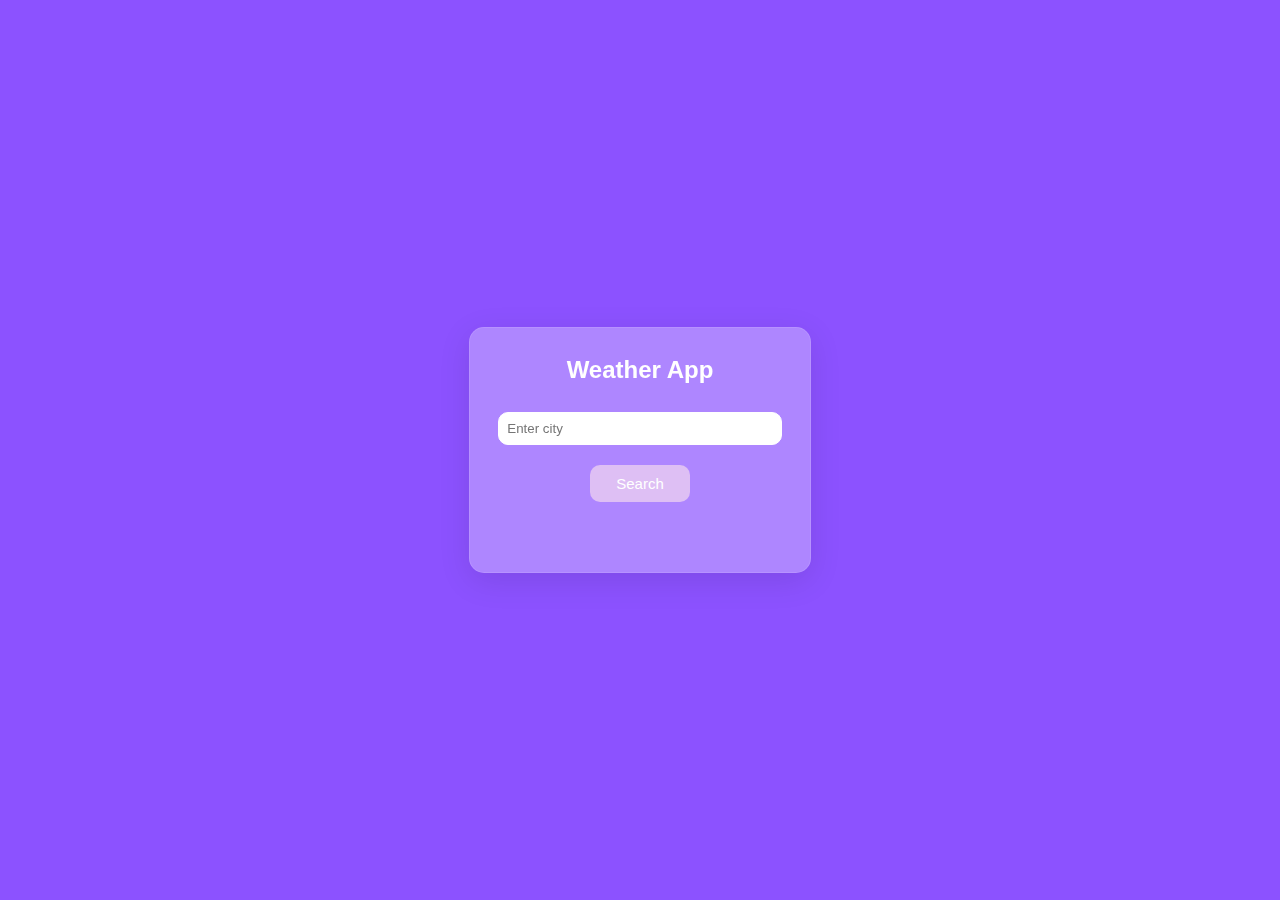
<file: WeatherApp/index.html>
<!DOCTYPE html>
<html lang="en">
<head>
    <meta charset="UTF-8">
    <meta name="viewport" content="width=device-width, initial-scale=1.0">
    <title>Weather App</title>
    <link rel="stylesheet" href="./style.css">
</head>
<body>
    <div id="weather-container">
        <h2>Weather App</h2>
        <input type="text" id="city" placeholder="Enter city">
        <button onclick="getWeather()">Search</button>

        <img id="weather-icon" alt="Weather Icon">

        <div id="temp-div"></div>

        <div id="weather-info"></div>

        <div id="hourly-forecast"></div>
    </div>
    <script src="./script.js"></script>
</body>
</html>
</file>
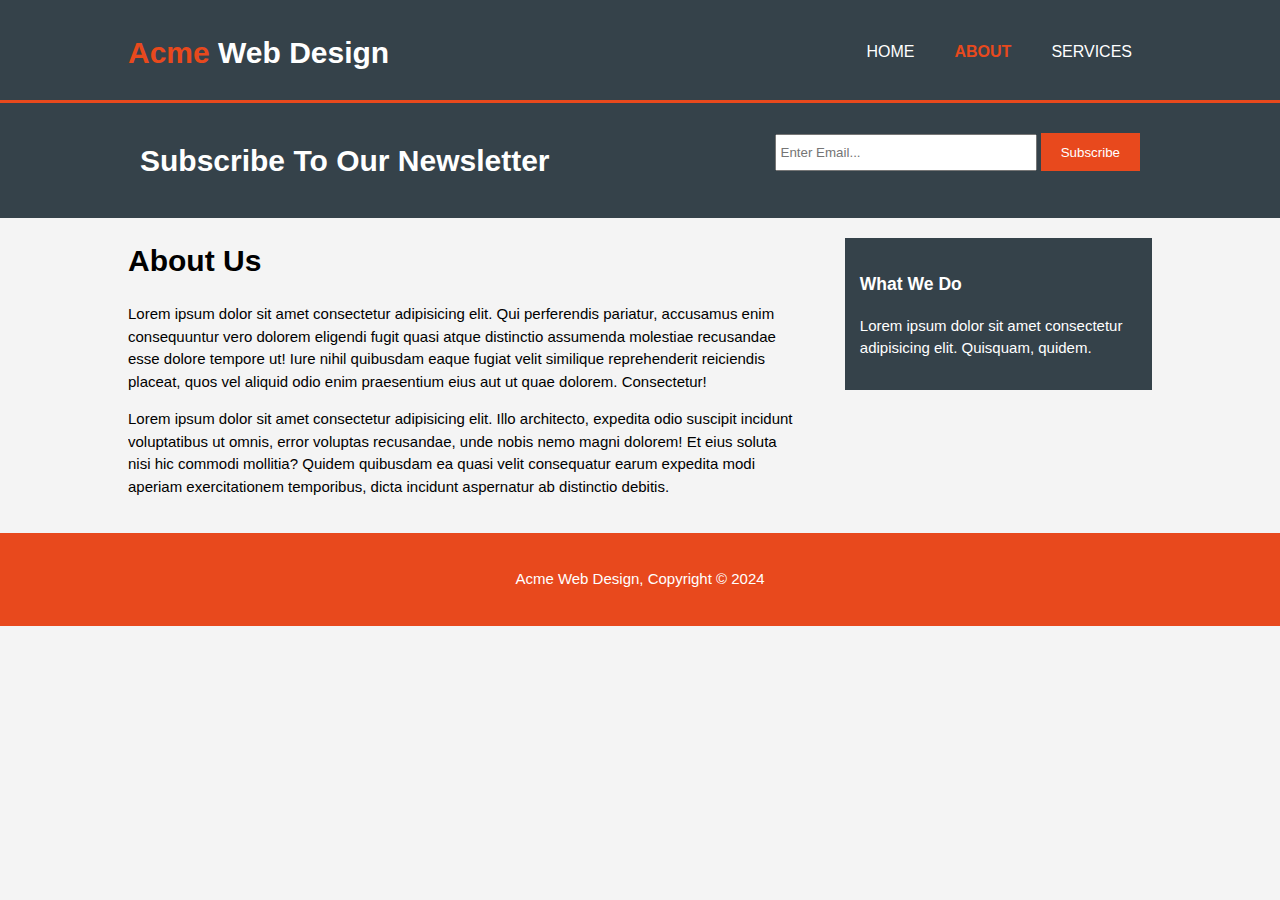
<file: Acme/about.html>
<!DOCTYPE html>
<html lang="en">
  <head>
    <meta charset="UTF-8" />
    <meta name="viewport" content="width=device-width, initial-scale=1.0" />
    <meta name="description" content="Affordable and professional web design" />
    <meta
      name="keywords"
      content="web design, affordable web design, professional web design"
    />
    <meta name="author" content="Brad Traversy" />
    <title>About</title>
    <link rel="stylesheet" href="styles.css" />
  </head>
  <body>
    <header>
      <div class="container">
        <div id="branding">
          <h1><span class="highlight">Acme</span> Web Design</h1>
        </div>
        <nav>
          <ul>
            <li><a href="index.html">Home</a></li>
            <li class="current"><a href="about.html">About</a></li>
            <li><a href="services.html">Services</a></li>
          </ul>
        </nav>
      </div>
    </header>

    

    <section id="newsletter">
      <div class="container">
        <h1>Subscribe To Our Newsletter</h1>
        <form>
          <input type="email" placeholder="Enter Email..." />
          <button type="submit" class="button_1">Subscribe</button>
        </form>
      </div>
    </section>

    <section id="main">
      <div class="container">
        <article id="main-col">
          <h1 class="page-title">About Us</h1>
          <p>
            Lorem ipsum dolor sit amet consectetur adipisicing elit. Qui perferendis pariatur, accusamus enim consequuntur vero dolorem eligendi fugit quasi atque distinctio assumenda molestiae recusandae esse dolore tempore ut! Iure nihil quibusdam eaque fugiat velit similique reprehenderit reiciendis placeat, quos vel aliquid odio enim praesentium eius aut ut quae dolorem. Consectetur!
          </p>
          <p>
            Lorem ipsum dolor sit amet consectetur adipisicing elit. Illo architecto, expedita odio suscipit incidunt voluptatibus ut omnis, error voluptas recusandae, unde nobis nemo magni dolorem! Et eius soluta nisi hic commodi mollitia? Quidem quibusdam ea quasi velit consequatur earum expedita modi aperiam exercitationem temporibus, dicta incidunt aspernatur ab distinctio debitis.
          </p>
        </article>

        <aside id="sidebar">
          <div class="dark">
            <h3>What We Do</h3>
            <p>
              Lorem ipsum dolor sit amet consectetur adipisicing elit. Quisquam, quidem.
            </p>
          </div>
        </aside>
      </div>
    </section>

    <footer>
      <p>Acme Web Design, Copyright &copy; 2024</p>
    </footer>
  </body>
</html>
</file>
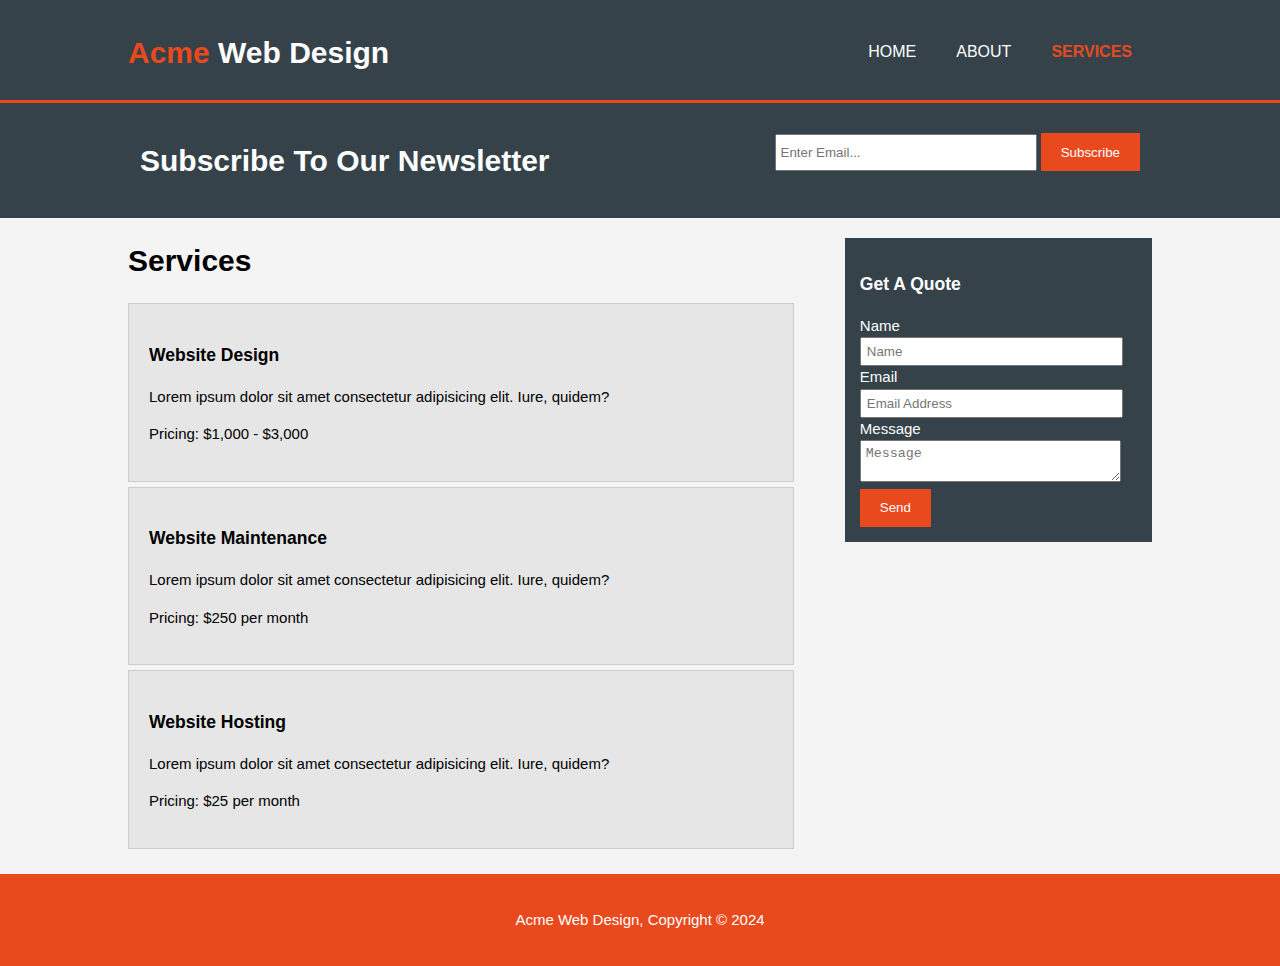
<file: Acme/services.html>
<!DOCTYPE html>
<html lang="en">
  <head>
    <meta charset="UTF-8" />
    <meta name="viewport" content="width=device-width, initial-scale=1.0" />
    <meta name="description" content="Affordable and professional web design" />
    <meta
      name="keywords"
      content="web design, affordable web design, professional web design"
    />
    <meta name="author" content="Brad Traversy" />
    <title>Services</title>
    <link rel="stylesheet" href="styles.css" />
  </head>
  <body>
    <header>
      <div class="container">
        <div id="branding">
          <h1><span class="highlight">Acme</span> Web Design</h1>
        </div>
        <nav>
          <ul>
            <li><a href="index.html">Home</a></li>
            <li><a href="about.html">About</a></li>
            <li class="current"><a href="services.html">Services</a></li>
          </ul>
        </nav>
      </div>
    </header>

    

    <section id="newsletter">
      <div class="container">
        <h1>Subscribe To Our Newsletter</h1>
        <form>
          <input type="email" placeholder="Enter Email..." />
          <button type="submit" class="button_1">Subscribe</button>
        </form>
      </div>
    </section>

    <section id="main">
      <div class="container">
        <article id="main-col">
          <h1 class="page-title">Services</h1>
          <ul id="services">
            <li>
              <h3>Website Design</h3>
              <p>
                Lorem ipsum dolor sit amet consectetur adipisicing elit. Iure,
                quidem?
              </p>
              <p>Pricing: $1,000 - $3,000</p>
            </li>
            <li>
              <h3>Website Maintenance</h3>
              <p>
                Lorem ipsum dolor sit amet consectetur adipisicing elit. Iure,
                quidem?
              </p>
              <p>Pricing: $250 per month</p>
            </li>
            <li>
              <h3>Website Hosting</h3>
              <p>
                Lorem ipsum dolor sit amet consectetur adipisicing elit. Iure,
                quidem?
              </p>
              <p>Pricing: $25 per month</p>
            </li>
        </article>

        <aside id="sidebar">
          <div class="dark">
            <h3>Get A Quote</h3>
            <form class="quote">
              <div>
                <label>Name</label><br />
                <input type="text" placeholder="Name" />
              </div>
              <div>
                <label>Email</label><br />
                <input type="email" placeholder="Email Address" />
              </div>
              <div>
                <label>Message</label><br />
                <textarea placeholder="Message"></textarea>
              </div>
              <button class="button_1" type="submit">Send</button>
            </form>
          </div>
        </aside>
      </div>
    </section>

    <footer>
      <p>Acme Web Design, Copyright &copy; 2024</p>
    </footer>
  </body>
</html>
</file>
<file: Acme/styles.css>
body {
  font: 15px /1.5 Arial, Helvetica, sans-serif;
  padding: 0;
  margin: 0;
  background-color: #f4f4f4;
}
/* Global */
.container{
  width: 80%;
  margin: auto;
  overflow: hidden;
}
/* Header */
header{
  background: #35424a;
  color: #ffffff;
  padding-top: 30px;
  min-height: 70px;
  border-bottom: #e8491d 3px solid;
}

header a{
  color: #ffffff;
  text-decoration: none;
  text-transform: uppercase;
  font-size: 16px;
}

ul{
  margin: 0;
  padding: 0;
}

header li{
  float: left;
  display: inline;
  padding: 0 20px 0 20px;
}

header #branding{
  float: left;
}

header #branding h1{
  margin: 0;
}

header nav{
  float: right;
  margin-top: 10px;
}

header .highlight, header .current a{
  color: #e8491d;
  font-weight: bold;
}

header a:hover{
  color: #cccccc;
  font-weight: bold;
}

/* Showcase */
#showcase{
  min-height: 400px;
  background: url('img/love.jpg') no-repeat 0 -400px;
  text-align: center;
  color: #ffffff;
}

#showcase h1{
  margin-top: 100px;
  font-size: 55px;
  margin-bottom: 10px;
}

#showcase p{
  font-size: 20px;
}

#newsletter{
  padding: 15px;
  color: #ffffff;
  background: #35424a;
}

#newsletter h1{
  float: left;
}

#newsletter form{
  float: right;
  margin-top: 15px;
}

#newsletter input[type="email"]{
  padding: 4px;
  height: 25px;
  width: 250px;
}

.button_1{
  height: 38px;
  background: #e8491d;
  border: 0;
  padding-left: 20px;
  padding-right: 20px;
  color: #ffffff;
}

/* Boxes */
#boxes{
  margin-top: 20px;
}

#boxes .box{
  float: left;
  text-align: center;
  width: 30%;
  padding: 10px;
}

#boxes .box img{
  width: 90px;
}

aside#sidebar{
  float: right;
  width: 30%;
  margin-top: 10px;
}

aside#sidebar .quote input, aside#sidebar .quote textarea{
  width: 90%;
  padding: 5px;
}

article#main-col{
  float: left;
  width: 65%;
}
.dark{
  padding: 15px;
  background: #35424a;
  color: #ffffff;
  margin-top: 10px;
  margin-bottom: 10px;
}

ul#services li{
  list-style: none;
  padding: 20px;
  border: #cccccc solid 1px;
  margin-bottom: 5px;
  background: #e6e6e6;
}

footer{
  padding: 20px;
  margin-top: 20px;
  color: #ffffff;
  background-color: #e8491d;
  text-align: center;
}

/* Media Queries */
@media(max-width: 768px){
  header #branding,
  header nav,
  header nav li,
  #newsletter h1,
  #newsletter form,
  #boxes .box,
  article#main-col,
  aside#sidebar{
    float: none;
    text-align: center;
    width: 100%;
  }

  header{
    padding-bottom: 20px;
  }

  #showcase h1{
    margin-top: 40px;
  }

  #newsletter button, .quote button{
    display: block;
    width: 100%;
  }

  #newsletter form input[type="email"], .quote input, .quote textarea{
    width: 100%;
    margin-bottom: 5px;
  }
}
</file>
<file: BlurEf/style.css>
body{
    background-color: rgba(0, 0, 0, 0.9);
    color: white;
    margin: 0;
    font-family: 'Segoe UI', Tahoma, Geneva, Verdana, sans-serif;
}

.showcase:after {
    content: '';
    height: 100vh;
    width: 100%;
    background-image: url(showcase\ \(1\).jpg);
    background-size: cover;
    background-repeat: no-repeat;
    background-position: center;
    display: block;
    filter: blur(10px);
    -webkit-filter: blur(10px);
    transition: all 1000ms;
}

.showcase:hover:after {
    filter: blur(0px);
    -webkit-filter: blur(0px);
}

.content {
    position: absolute;
    z-index: 1;
    top: 10%;
    left: 50%;
    margin-top: 105px;
    margin-left: -145px;
    width: 300px;
    height: 350px;
    text-align: center;
    transition: all 1000ms;
}

.content .logo{
    height: 180px;
    width: 180px;
}

.content .title{
    font-size: 2.2rem;
    margin-top: 1rem;
}

.content .text{
    line-height: 1.7;
    margin-top: 1rem;
}

.container{
    max-width: 960px;
    margin: auto;
    overflow: hidden;
    padding: 4rem 1rem;
}

.grid-3{
    display: grid;
    grid-template-columns: 1fr 1fr 1fr;
    grid-gap: 20px;
}

.grid-2{
    display: grid;
    grid-template-columns: 1fr 1fr;
    grid-gap: 20px;
}

.center{
    text-align: center;
    margin: auto;
}

.bg-light{
    background: #f4f4f4;
    color: #333;
}

.bg-dark{
    background: #333;
    color: #f4f4f4;
}

footer{
    padding: 2.2rem;
}

footer p{
    margin: 0;
}

/* Screen Sizes */

@media(max-width:560px){
    .showcase::after{
        height: 50vh;
    }

    .content{
        top: 5%;
        margin-top: 5px;
    }

    .content .logo{
        height: 140px;
        width: 140px;
    }

    .content .text{
        display: none;
    }

    .grid-3, .grid-2{
        grid-template-columns: 1fr;
    }

    .services div{
        border-bottom: #333 dashed 1px;
        padding: 1.2rem 1rem;
    }
}

@media(max-height: 500px){
    .content .title, .content .text{
        display: none;
    }
    .content{
        top: 0;
    }
</file>
<file: Ecommerce Site/style.css>
/* HEADER */

* {
    margin: 0;
    padding: 0;
    font-family: "Mulish", sans-serif;
  }
  
  .banner {
    width: 100%;
    height: 100vh;
    background-image: linear-gradient(rgba(0, 0, 0, 0.75), rgba(0, 0, 0, 0.75)),
      url(./images/banner.jpg);
    background-size: cover;
    background-position: center;
  }
  
  .navbar {
    width: 85%;
    margin: auto;
    padding: 35px 0;
    display: flex;
    align-items: center;
    justify-content: space-between;
  }
  
  .logo {
    width: 500px;
    cursor: pointer;
  }
  
  .navbar ul li {
    list-style: none;
    display: inline-block;
    margin: 0 20px;
    position: relative;
  }
  
  .navbar ul li a {
    text-decoration: none;
    color: #fff;
    text-transform: uppercase;
  }
  
  .navbar ul li::after {
    content: "";
    height: 3px;
    width: 0;
    background: #009688;
    position: absolute;
    left: 0;
    bottom: -10px;
    transition: 0.5s;
  }
  
  .navbar ul li:hover::after {
    width: 100%;
  }
  
  .content {
    width: 100%;
    position: absolute;
    top: 50%;
    transform: translateY(-50%);
    text-align: center;
    color: #fff;
  }
  
  .content h1 {
    font-size: 70px;
    margin-top: 80px;
  }
  
  .content p {
    margin: 20px auto;
    font-weight: 100;
    line-height: 25px;
  }
  
  .login-btn {
    width: 200px;
    padding: 15px 0;
    text-align: center;
    margin: 20px 10px;
    border-radius: 25px;
    font-weight: bold;
    border: 2px solid #009688;
    background: transparent;
    color: white;
    cursor: pointer;
    position: relative;
    overflow: hidden;
  }
  
  .signup-btn {
    width: 200px;
    padding: 15px 0;
    text-align: center;
    margin: 20px 10px;
    border-radius: 25px;
    font-weight: bold;
    border: 2px solid #009688;
    background: transparent;
    color: white;
    cursor: pointer;
    position: relative;
    overflow: hidden;
  }
  
  .cover {
    background: #009688;
    height: 100%;
    width: 0%;
    border-radius: 25px;
    position: absolute;
    left: 0;
    bottom: 0;
    z-index: -1;
    transition: 0.5s;
  }
  
  button:hover span {
    width: 100%;
  }
  
  button:hover {
    border: none;
  }

  /* Products Slider */
  .product {
    position: relative;
    padding: 20px;
    overflow: hidden;
  }
  
  .product-category {
    padding: 0 10vw;
    font-size: 30px;
    font-weight: 500;
    margin-bottom: 40px;
    text-transform: capitalize;
  }

  .product-container {
    padding: 0 10vw;
    display: flex;
    overflow-x: auto;
    scroll-behavior: smooth;
  }

  .product-container::-webkit-scrollbar {
    display: none;
  }

  .product-card {
    flex: 0 0 auto;
    width: 250px;
    height: 450px;
    margin-right: 40px;
  }

  .product-image {
    position: relative;
    width: 100%;
    height: 350px;
    overflow: hidden;
  }

  .product-thumb {
    width: 100%;
    height: 100%;
    object-fit: cover;
  }

  .discount-tag {
    position: absolute;
    background: #ff7d7d;
    padding: 5px;
    border-radius: 5px;
    color: #fff;
    right: 0;
    top: 0;
    text-transform: capitalize;
  }

  .card-btn {
    position: absolute;
    bottom: 10px;
    left: 50%;
    transform: translateX(-50%);
    padding: 10px;
    width: 90%;
    text-transform: capitalize;
    border: none;
    outline: none;
    background: #fff;
    border-radius: 5px;
    transition: 0.5s;
    cursor: pointer;
    opacity: 0;
  }

  .product-info{
    width: 100%;
    height: 100px;
    padding-top: 10px;
  }

  .product-brand {
    text-transform: uppercase;
  }

  .product-short-description {
    width: 100%;
    height: 20px;
    line-height: 20px;
    overflow: hidden;
    opacity: 0.5;
    text-transform: capitalize;
    margin: 5px 0;
  }

  .price {
    font-weight: 900;
    font-size: 20px;
  }

  .actual-price {
    margin-left: 20px;
    opacity: 0.5;
    text-decoration: line-through;
  }

  .pre-btn, .nxt-btn {
    border: none;
    width: 10vw;
    height: 100%;
    position: absolute;
    top: 0;
    display: flex;
    justify-content: center;
    align-items: center;
    cursor: pointer;
    z-index: 8;
    background: linear-gradient(90deg, rgba(255, 255, 255, 0) 0%, #fff 100%);
  }

  .pre-btn {
    left: 0;
    transform: rotate(180deg);
  }

  .nxt-btn {
    right: 0;
  }

  .pre-btn img, .nxt-btn img {
    opacity: 0.2;
  }

  .pre-btn:hover img, .nxt-btn:hover img {
    opacity: 1;
  }

  .collection-container {
    width: 100%;
    display: grid;
    grid-template-columns: repeat(2, 1fr);
    grid-gap: 10px;
  }

  .collection {
    position: relative;
  }

  .collection img {
    width: 100%;
    height: 100%;
    object-fit: cover;
  }

  .collection p {
    position: absolute;
    top: 50%;
    left: 50%;
    transform: translate(-50%, -50%);
    text-align: center;
    color: #fff;
    font-size: 50px;
    text-transform: capitalize;
  }

  .collection:nth-child(3) {
    grid-column: span 2;
    margin-bottom: 10px;
  }
</file>
<file: Random Joke Generator/style.css>
*{
    margin: 0;
    padding: 0;
    box-sizing: border-box;
    font-family: 'Rubik', sans-serif;
}

body{
    background-color: #fab22e;
}

.wrapper{
    width: 80vmin;
    padding : 50px 40px;
    position: absolute;
    transform: translate(-50%, -50%);
    left: 50%;
    top: 50%;
    background-color: #15161a;
    border-radius: 5px;
    text-align: center;
    box-shadow: 20px 20px 40px rgba(97,63,0,0.4);
}

span{
    display: block;
    text-align: center;
    font-size: 100px;
}

p{
    font-size: 16px;
    color: #fff;
    font-weight: 400;
    text-align: center;
    word-wrap: break-word;
    line-height: 35px;
    margin: 30px 0;
    opacity: 0;
}
.fade{
    opacity: 1;
    transition: opacity 1.5s;
}

button{
    display: block;
    background-color: #fab22e;
    border: none;
    padding: 5px;
    font-size: 18px;
    color: #171721;
    font-weight: 600;
    padding: 12px 25px;
    margin: 0 auto;
    border-radius: 5px;
    cursor: pointer;
}
</file>
<file: Signature/styles.css>
* {
    margin: 0;
    padding: 0;
    box-sizing: border-box;
}

body {
    min-height: 100vh;
    display: flex;
    justify-content: center;
    align-items: center;
    background: linear-gradient(45deg, #6a11cb, #2575fc);
    font-family: Arial, sans-serif;
}

.container {
    background: rgba(255, 255, 255, 0.1);
    backdrop-filter: blur(10px);
    padding: 2rem;
    border-radius: 20px;
    box-shadow: 0 8px 32px rgba(0, 0, 0, 0.1);
    width: 90%;
    max-width: 500px;
}

h1 {
    color: white;
    text-align: center;
    margin-bottom: 1.5rem;
}

.input-box {
    margin-bottom: 1.5rem;
}

input {
    width: 100%;
    padding: 12px;
    border: none;
    border-radius: 8px;
    background: rgba(255, 255, 255, 0.2);
    color: white;
    font-size: 1.1rem;
}

input::placeholder {
    color: rgba(255, 255, 255, 0.7);
}

input:focus {
    outline: none;
    background: rgba(255, 255, 255, 0.3);
}

.font-selector {
    display: flex;
    gap: 10px;
    margin-bottom: 1.5rem;
    justify-content: center;
    flex-wrap: wrap;
    max-width: 100%;
    padding: 0 10px;
}

.font-btn {
    padding: 8px 16px;
    border: none;
    border-radius: 5px;
    background: rgba(255, 255, 255, 0.2);
    color: white;
    cursor: pointer;
    transition: all 0.3s ease;
    font-size: 1.1rem;
    min-width: 120px;
    text-align: center;
}

.font-btn:hover {
    background: rgba(255, 255, 255, 0.3);
}

.font-btn.active {
    background: rgba(255, 255, 255, 0.4);
}

.font-btn[data-font="Dancing Script"] {
    font-family: "Dancing Script", cursive;
}

.font-btn[data-font="Great Vibes"] {
    font-family: "Great Vibes", cursive;
}

.font-btn[data-font="Allura"] {
    font-family: "Allura", cursive;
}

.font-btn[data-font="Sacramento"] {
    font-family: "Sacramento", cursive;
}

.font-btn[data-font="Pinyon Script"] {
    font-family: "Pinyon Script", cursive;
}

.font-btn[data-font="Alex Brush"] {
    font-family: "Alex Brush", cursive;
}

.font-btn[data-font="Tangerine"] {
    font-family: "Tangerine", cursive;
}

.font-btn[data-font="Mr De Haviland"] {
    font-family: "Mr De Haviland", cursive;
}

.font-btn[data-font="Petit Formal Script"] {
    font-family: "Petit Formal Script", cursive;
}

.font-btn[data-font="Pacifico"] {
    font-family: "Pacifico", cursive;
}

@keyframes typing {
    from {
        opacity: 0;
        transform: translateY(10px);
    }
    to {
        opacity: 1;
        transform: translateY(0);
    }
}

.signature span {
    display: inline-block;
    animation: typing 0.2s ease-out forwards;
    opacity: 0;
}

.signature-box {
    background: rgba(255, 255, 255, 0.1);
    padding: 2rem;
    border-radius: 10px;
    min-height: 120px;
    position: relative;
}

#signature {
    color: white;
    font-size: clamp(2rem, 5vw, 3rem);
    text-align: center;
    min-height: 60px;
    transition: font-family 0.3s ease;
    line-height: 1.3;
    display: flex;
    flex-wrap: wrap;
    justify-content: center;
    align-items: center;
    gap: 1px;
}

#copyBtn {
    position: absolute;
    top: 10px;
    right: 10px;
    padding: 5px 10px;
    border: none;
    border-radius: 5px;
    background: rgba(255, 255, 255, 0.2);
    color: white;
    cursor: pointer;
    display: none;
}

#copyBtn:hover {
    background: rgba(255, 255, 255, 0.3);
}

#copyMessage {
    position: fixed;
    top: 20px;
    right: 20px;
    background: rgba(0, 0, 0, 0.8);
    color: white;
    padding: 10px 20px;
    border-radius: 5px;
    display: none;
}

#signature[style*="Tangerine"] {
    font-size: clamp(2.5rem, 6vw, 3.5rem);
}

#signature[style*="Mr De Haviland"] {
    font-size: clamp(2.3rem, 5.5vw, 3.3rem);
}

#signature span {
    display: inline-block;
    opacity: 0;
    transform: translateY(10px);
    transition: all 0.3s cubic-bezier(0.4, 0, 0.2, 1);
}
</file>
<file: Simple Calculator/style.css>
body{
    background-color: rgb(59, 170, 194);
    font-family: 'Poppins', sans-serif;
}

.container {
    width: 1000px;
    height: 550px;
    margin: 20px auto;
    border-radius: 10px;
}

.calculator{
    width: 320px;
    height: 520px;
    background-color: #ffffff;
    margin: 0 auto;
    top: 20px;
    position: relative;
    border-radius: 10px;
    box-shadow: 0 4px 8px 0 rgba(0, 0, 0, 0.2), 0 6px 20px 0 rgba(0, 0, 0, 0.19);
}

.result{
    height: 120px;
}

.history{
    text-align: right;
    height: 20px;
    margin: 0 20px;
    padding-top: 20px;
    font-size: 15px;
    color: #919191;
}

.output{
    text-align: right;
    height: 60px;
    margin: 10px 20px;
    font-size: 30px;
}

.keyboard{
    height: 400px;
}

.operator, .number, .empty{
    width: 50px;
    height: 50px;
    margin: 15px;
    float: left;
    border-radius: 50%;
    border-width: 0;
    font-weight: bold;
    font-size: 15px;
}

.number, .empty{
    background-color: #ffffff;
}

.number, .operator{
    cursor: pointer;
}

.operator:active, .number:active{
    font-size: 13px;
}

.operator:focus, .number:focus, .empty:focus{
    outline: 0;
}

.operator:nth-child(4){
    font-size: 20px;
    background-color: #20b2aa;
}

.operator:nth-child(8){
    font-size: 20px;
    background-color: #ffa500;
}

.operator:nth-child(12){
    font-size: 20px;
    background-color: #f08080;
}

.operator:nth-child(16){
    font-size: 20px;
    background-color: #7d93e0;
}

.operator:nth-child(20){
    font-size: 20px;
    background-color: #9477af;
}
</file>
<file: Smoothscroll/style.css>
*{
    margin: 0;
    padding: 0;
    box-sizing: border-box;
}

body{
    font-family: Arial, Helvetica, sans-serif;
    background: #333;
    color: #fff;
    line-height: 1.6;
    height: 100vh;
    overflow: hidden;
}
.container{
    width: 100%;
    height: 100%;
    overflow-y: scroll;
    scroll-behavior: smooth;
    scroll-snap-type: y mandatory;
}
.navbar{
    position: fixed;
    top: 0;
    z-index: 1;
    display: flex;
    width: 100%;
    height: 60px;
    background: rgba(0, 0, 0, 0.7);
}

.navbar ul{
    display: flex;
    list-style: none;
    width: 100%;
    justify-content: center;
}
.navbar ul li{
    margin: 0 1rem;
    padding: 1rem;
}
.navbar ul li a{
    text-decoration: none;
    text-transform: uppercase;
    color: #f4f4f4;
}

.navbar ul li a:hover{
    color: skyblue;
}
section{
    display: flex;
    flex-direction: column;
    align-items: center;
    justify-content: center;
    text-align: center;
    width: 100%;
    height: 100vh;

    scroll-snap-align: center;
}

section h1{
    font-size: 4rem;
}

section p{
    font-size: 1.5rem;
}

section#home {
    background: url('https://unsplash.com/photos/a-computer-generated-image-of-a-mountain-peak-Tzzf2ih97bw') no-repeat center center/cover;;
  }
  
  section#about {
    background: url('https://unsplash.com/photos/a-close-up-of-a-cell-phone-with-a-black-background-7stSlxNAmfc') no-repeat center center/cover;;
  }
  
  section#service {
    background: url('https://unsplash.com/photos/a-view-of-a-mountain-covered-in-fog-RK1PfLCJhyM') no-repeat center center/cover;;
  }
  
  section#contact {
    background: url('https://unsplash.com/photos/a-large-body-of-water-under-a-cloudy-sky-QYlAx7ujgd0') no-repeat center center/cover;;
  }
</file>
<file: WeatherApp/style.css>
body {
    background: #8C52FF;
    font-family: 'Segoe UI', Tahoma, Geneva, Verdana, sans-serif;
    display: flex;
    align-items: center;
    justify-content: center;
    height: 100vh;
    margin: 0;
}

#weather-container {
    background: rgba(255, 255, 255, 0.3);
    max-width: 400px;
    padding: 20px;
    border-radius: 15px;
    box-shadow: 0 8px 32px rgba(0, 0, 0, 0.1);
    backdrop-filter: blur(10px);
    border: 1px solid rgba(255, 255, 255, 0.1);
    text-align: center;
}

h2, label, p {
    color: #fff;
    margin: 8px 0;
}

input {
    width: calc(100% - 16px);
    padding: 8px;
    box-sizing: border-box;
    border-radius: 10px;
    border: 1px solid white;
    margin-top: 20px;
}

button {
    background: #debff4;
    color: white;
    padding: 10px;
    border: none;
    border-radius: 10px;
    cursor: pointer;
    margin-top: 20px;
    width: 100px;
    font-size: 15px;
}

button:hover {
    background: #8b48d7;
}

#temp-div p {
    font-size: 60px;
    margin-top: -30px;
}

#weather-info {
    font-size: 20px;
}

#weather-icon {
    width: 200px;
    height: 200px;
    margin: 0 auto 10px; 
    margin-bottom: 0;
    display: none;
}

#hourly-forecast {
    margin-top: 50px;
    overflow-x: auto;
    white-space: nowrap;
    display: flex;
    justify-content: space-between;
}

.hourly-item {
    flex: 0 0 auto;
    width: 80px;
    display: flex;
    flex-direction: column;
    align-items: center;
    margin-right: 10px;
    color: white;
}

.hourly-item img {
    width: 30px;
    height: 30px;
    margin-bottom: 5px;
}

#hourly-heading {
    color: #fff;
    margin-top: 10px;
}
</file>
